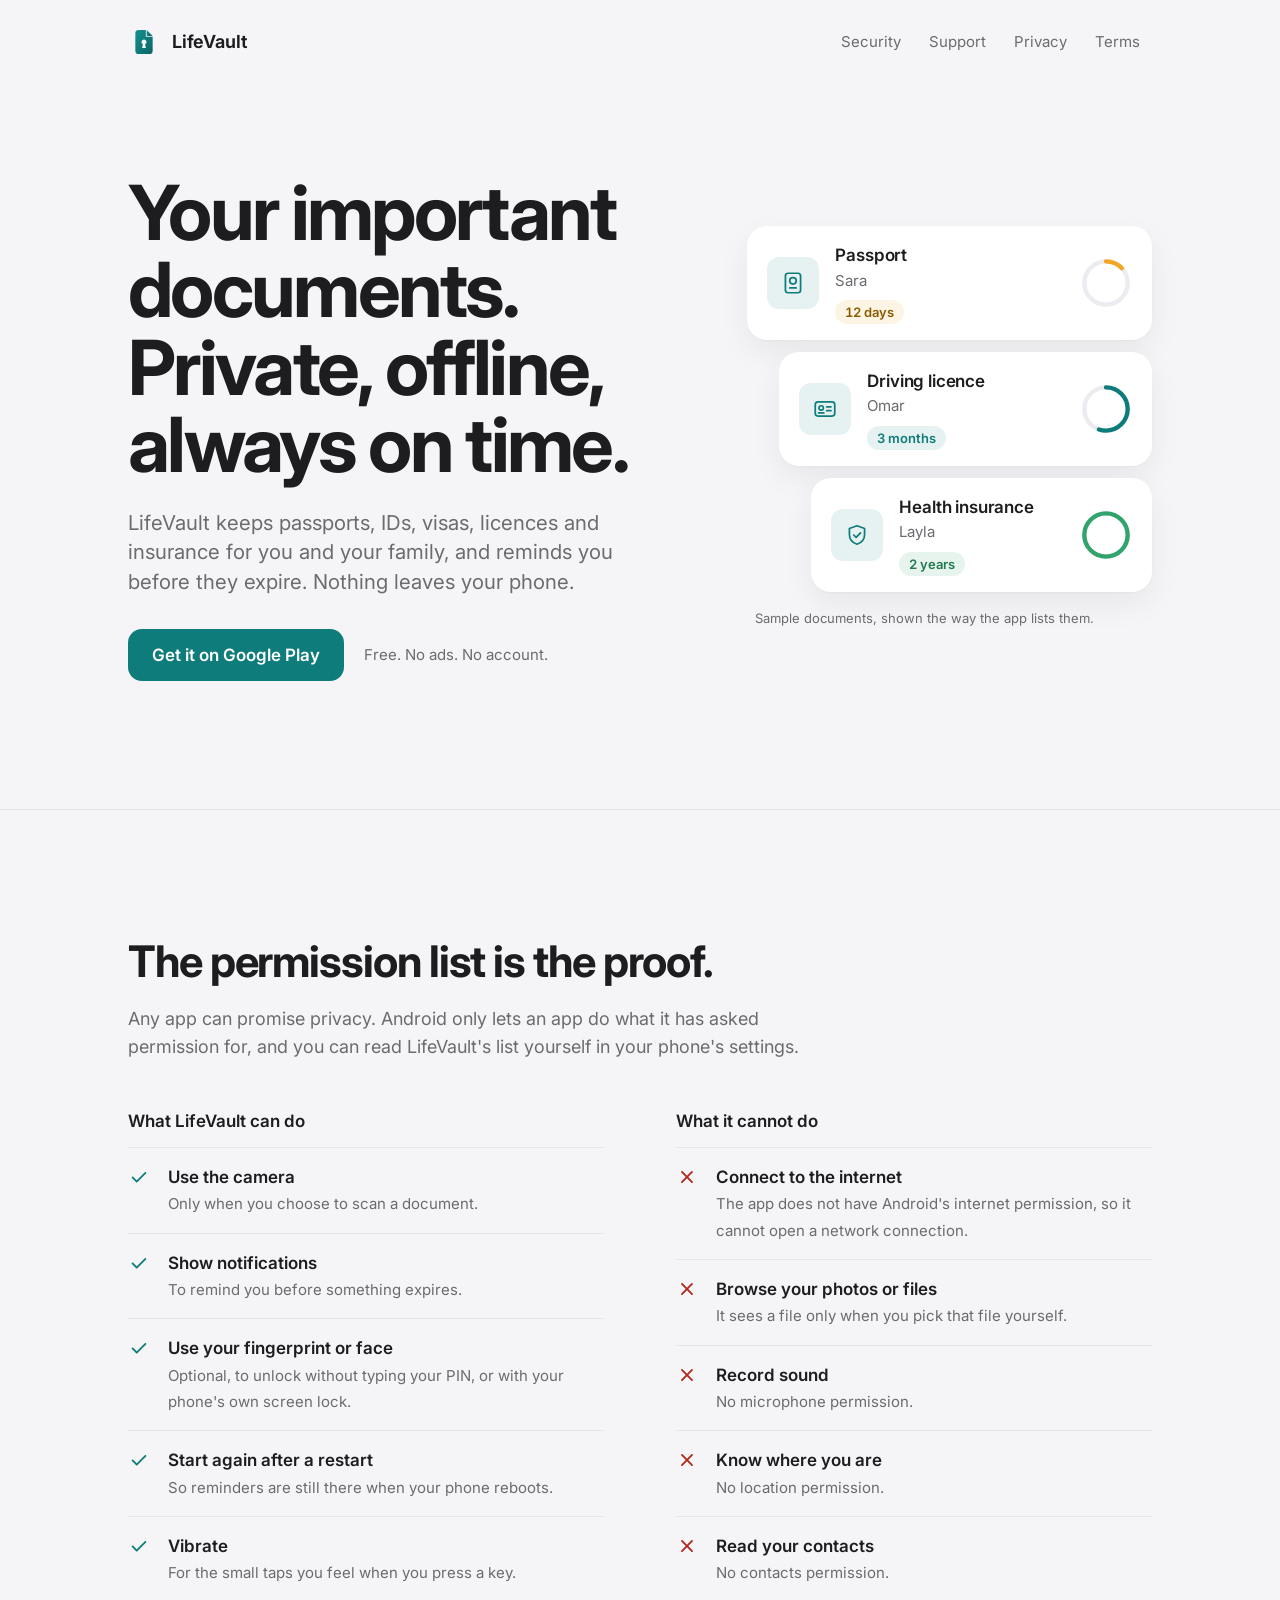
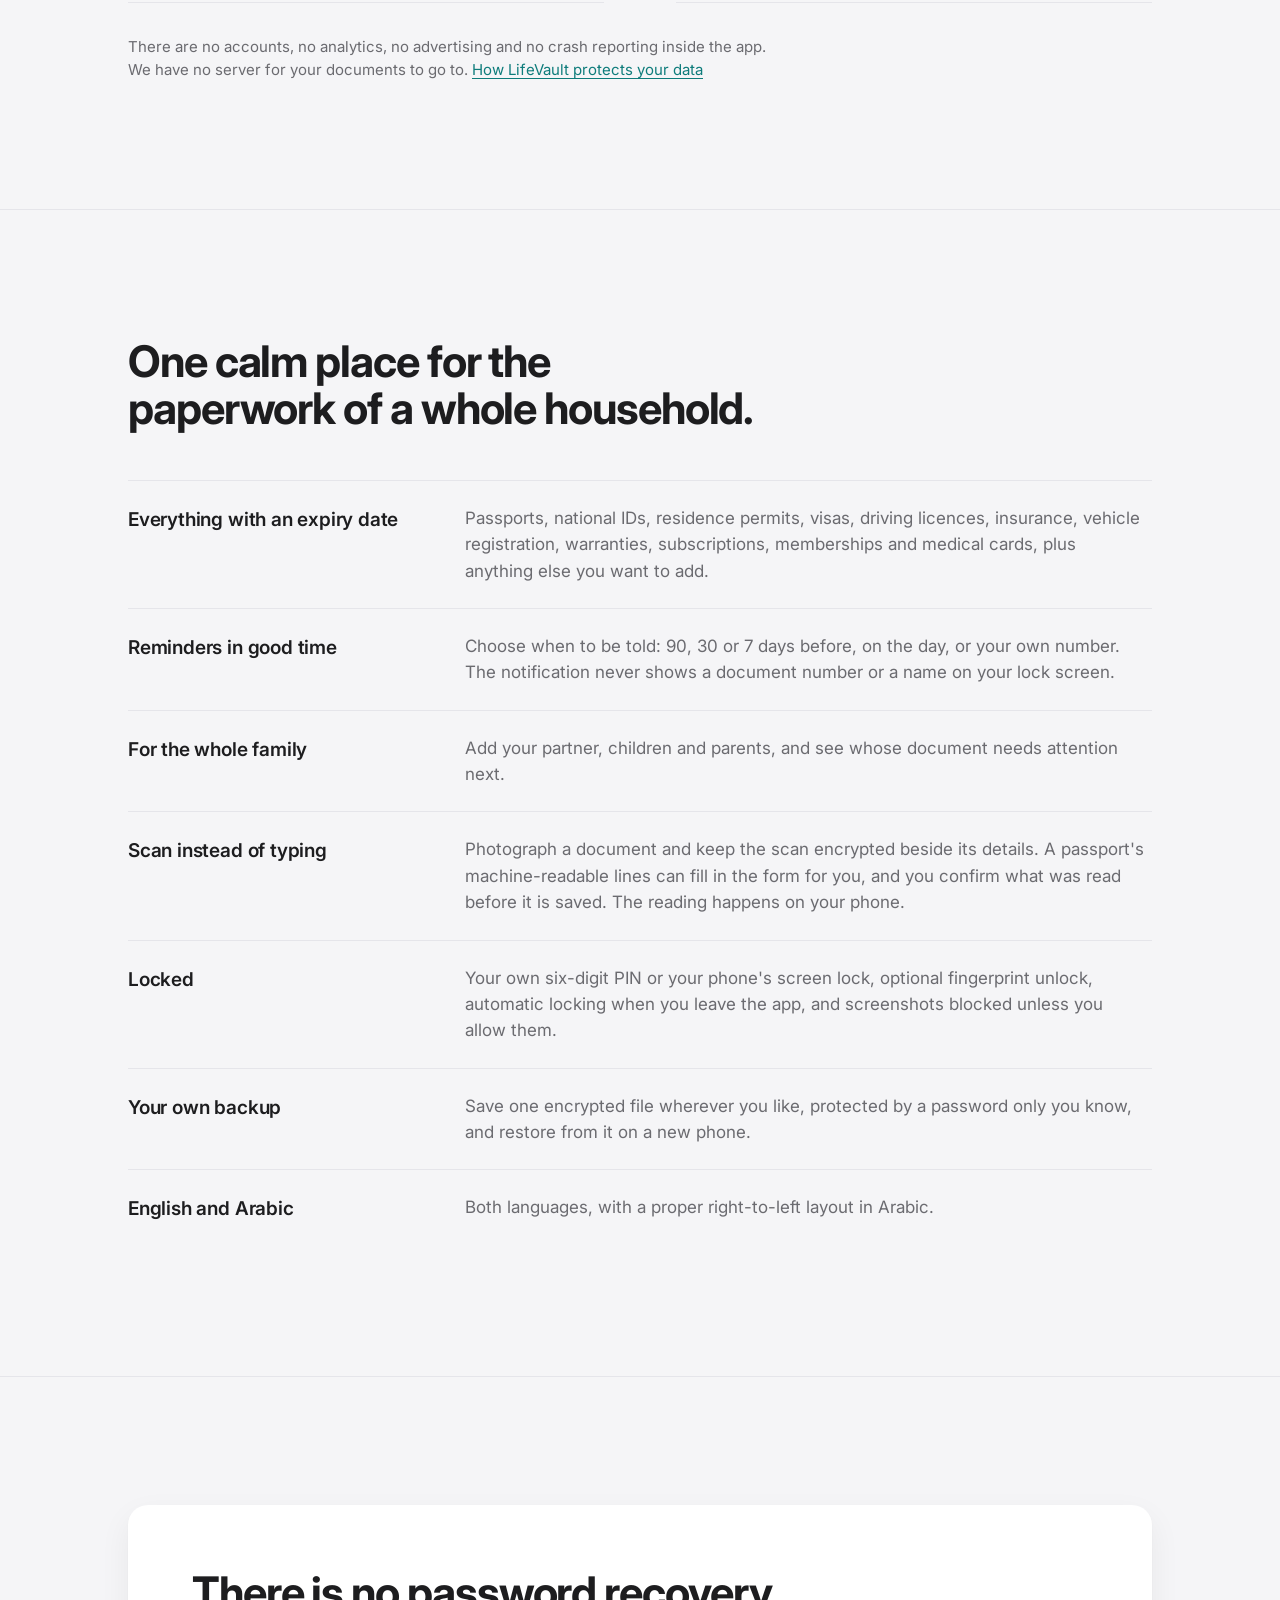
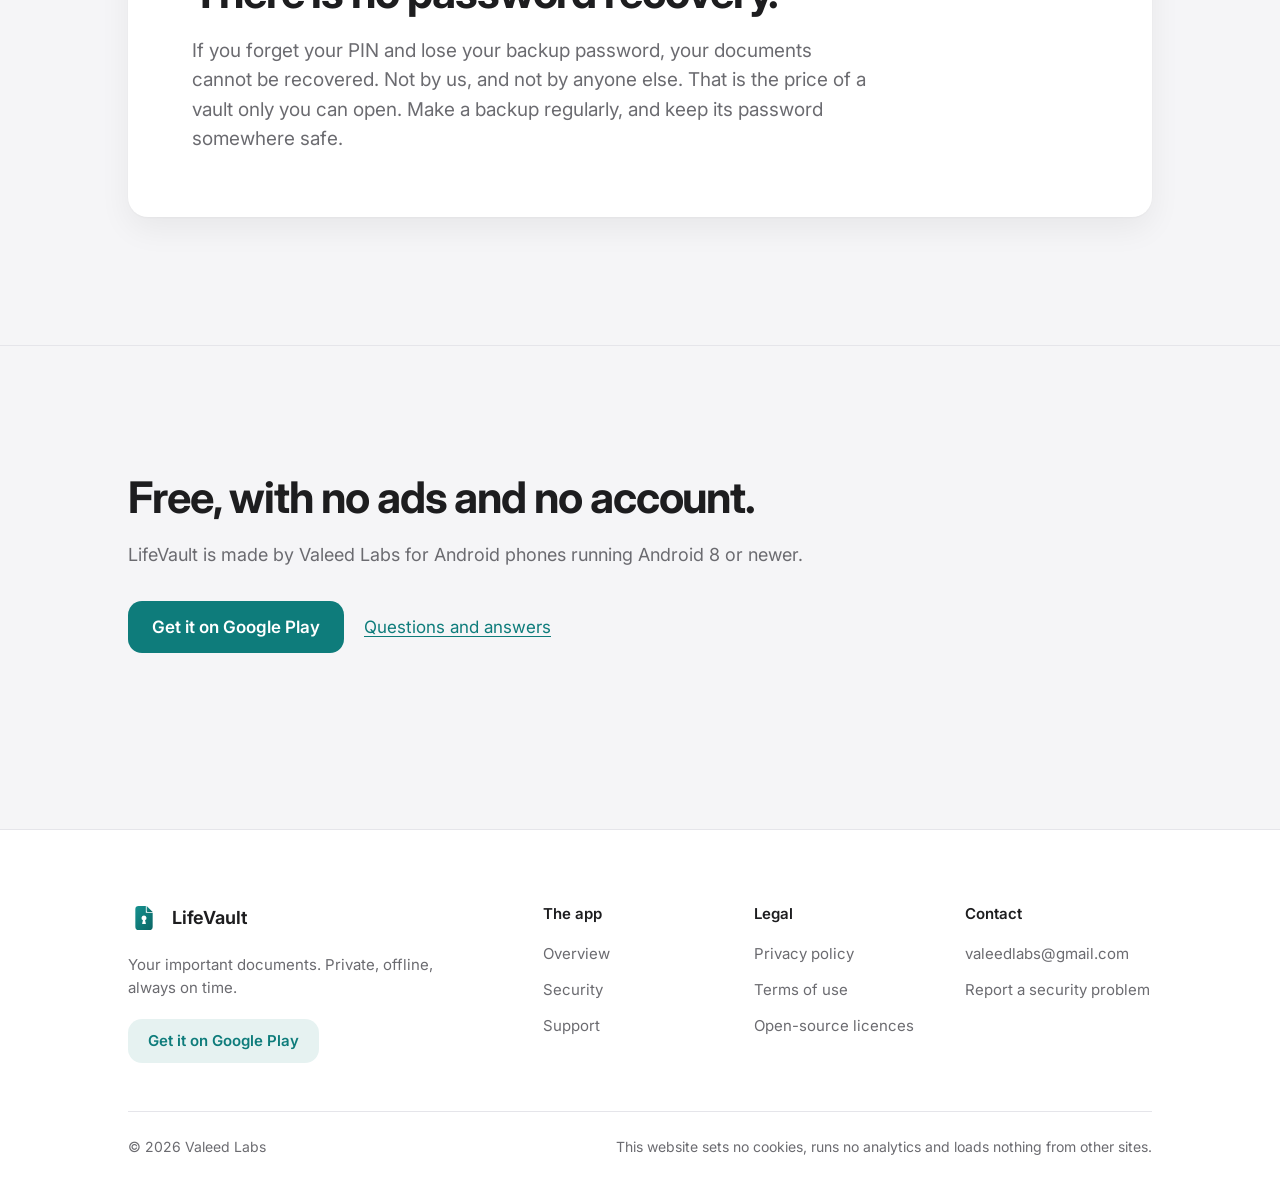
<file: index.html>
<!doctype html>
<html lang="en-GB">
<head>
<meta charset="utf-8">
<meta name="viewport" content="width=device-width, initial-scale=1">
<title>LifeVault: a private, offline vault for your documents</title>
<meta name="description" content="LifeVault keeps passports, IDs, visas, licences and insurance for you and your family, and reminds you before they expire. Nothing leaves your phone.">
<meta name="referrer" content="no-referrer">
<link rel="icon" href="assets/img/logo-mark.svg" type="image/svg+xml">
<link rel="stylesheet" href="assets/css/site.css">
</head>
<body>
<a class="skip" href="#main">Skip to content</a>

<!-- site-header:start -->
<header class="site-header">
  <div class="wrap">
    <a class="brand" href="index.html"><img src="assets/img/logo-mark.svg" alt="" width="32" height="32">LifeVault</a>
    <nav class="site-nav" aria-label="Main">
      <ul>
        <li><a href="security.html">Security</a></li>
        <li><a href="support.html">Support</a></li>
        <li><a href="privacy.html">Privacy</a></li>
        <li><a href="terms.html">Terms</a></li>
      </ul>
    </nav>
  </div>
</header>
<!-- site-header:end -->

<main id="main">

<section class="hero">
  <div class="wrap">
    <div>
      <h1>Your important documents. Private, offline, always on time.</h1>
      <p class="lede">LifeVault keeps passports, IDs, visas, licences and insurance for you and your family, and reminds you before they expire. Nothing leaves your phone.</p>
      <div class="cta-row">
        <a class="button" href="https://play.google.com/store/apps/details?id=com.valeedlabs.lifevault">Get it on Google Play</a>
        <span class="cta-note">Free. No ads. No account.</span>
      </div>
    </div>

    <figure class="vault" aria-label="Sample documents as they appear in LifeVault">
      <div class="doc is-due">
        <div class="doc-tile" aria-hidden="true">
          <svg viewBox="0 0 24 24" fill="none" stroke="currentColor" stroke-width="1.6" stroke-linecap="round" stroke-linejoin="round"><rect x="5" y="3" width="14" height="18" rx="2.5"/><circle cx="12" cy="10" r="3"/><path d="M9 16.5h6"/></svg>
        </div>
        <div>
          <div class="doc-title">Passport</div>
          <div class="doc-person">Sara</div>
          <span class="pill">12 days</span>
        </div>
        <svg class="ring" viewBox="0 0 48 48" style="--p: 0.13" aria-hidden="true"><circle class="track" cx="24" cy="24" r="20"/><circle class="arc" cx="24" cy="24" r="20"/></svg>
      </div>
      <div class="doc is-upcoming">
        <div class="doc-tile" aria-hidden="true">
          <svg viewBox="0 0 24 24" fill="none" stroke="currentColor" stroke-width="1.6" stroke-linecap="round" stroke-linejoin="round"><rect x="3" y="5.5" width="18" height="13" rx="2.5"/><circle cx="8.5" cy="11" r="2"/><path d="M13.5 10h4M13.5 13.5h4M6 15.5h5"/></svg>
        </div>
        <div>
          <div class="doc-title">Driving licence</div>
          <div class="doc-person">Omar</div>
          <span class="pill">3 months</span>
        </div>
        <svg class="ring" viewBox="0 0 48 48" style="--p: 0.55" aria-hidden="true"><circle class="track" cx="24" cy="24" r="20"/><circle class="arc" cx="24" cy="24" r="20"/></svg>
      </div>
      <div class="doc is-safe">
        <div class="doc-tile" aria-hidden="true">
          <svg viewBox="0 0 24 24" fill="none" stroke="currentColor" stroke-width="1.6" stroke-linecap="round" stroke-linejoin="round"><path d="M12 3.5 5 6v5.5c0 4.2 2.9 7.6 7 9 4.1-1.4 7-4.8 7-9V6l-7-2.5Z"/><path d="m9 12 2.2 2.2L15.2 10"/></svg>
        </div>
        <div>
          <div class="doc-title">Health insurance</div>
          <div class="doc-person">Layla</div>
          <span class="pill">2 years</span>
        </div>
        <svg class="ring" viewBox="0 0 48 48" style="--p: 1" aria-hidden="true"><circle class="track" cx="24" cy="24" r="20"/><circle class="arc" cx="24" cy="24" r="20"/></svg>
      </div>
      <figcaption>Sample documents, shown the way the app lists them.</figcaption>
    </figure>
  </div>
</section>

<section class="section" aria-labelledby="proof">
  <div class="wrap">
    <h2 id="proof">The permission list is the proof.</h2>
    <p class="intro">Any app can promise privacy. Android only lets an app do what it has asked permission for, and you can read LifeVault's list yourself in your phone's settings.</p>

    <div class="ledger">
      <div class="can">
        <h3>What LifeVault can do</h3>
        <ul>
          <li>
            <svg viewBox="0 0 24 24" fill="none" stroke="currentColor" stroke-width="2" stroke-linecap="round" stroke-linejoin="round" aria-hidden="true"><path d="m5 12.5 4.5 4.5L19 7.5"/></svg>
            <div><strong>Use the camera</strong><span>Only when you choose to scan a document.</span></div>
          </li>
          <li>
            <svg viewBox="0 0 24 24" fill="none" stroke="currentColor" stroke-width="2" stroke-linecap="round" stroke-linejoin="round" aria-hidden="true"><path d="m5 12.5 4.5 4.5L19 7.5"/></svg>
            <div><strong>Show notifications</strong><span>To remind you before something expires.</span></div>
          </li>
          <li>
            <svg viewBox="0 0 24 24" fill="none" stroke="currentColor" stroke-width="2" stroke-linecap="round" stroke-linejoin="round" aria-hidden="true"><path d="m5 12.5 4.5 4.5L19 7.5"/></svg>
            <div><strong>Use your fingerprint or face</strong><span>Optional, to unlock without typing your PIN, or with your phone's own screen lock.</span></div>
          </li>
          <li>
            <svg viewBox="0 0 24 24" fill="none" stroke="currentColor" stroke-width="2" stroke-linecap="round" stroke-linejoin="round" aria-hidden="true"><path d="m5 12.5 4.5 4.5L19 7.5"/></svg>
            <div><strong>Start again after a restart</strong><span>So reminders are still there when your phone reboots.</span></div>
          </li>
          <li>
            <svg viewBox="0 0 24 24" fill="none" stroke="currentColor" stroke-width="2" stroke-linecap="round" stroke-linejoin="round" aria-hidden="true"><path d="m5 12.5 4.5 4.5L19 7.5"/></svg>
            <div><strong>Vibrate</strong><span>For the small taps you feel when you press a key.</span></div>
          </li>
        </ul>
      </div>
      <div class="cannot">
        <h3>What it cannot do</h3>
        <ul>
          <li>
            <svg viewBox="0 0 24 24" fill="none" stroke="currentColor" stroke-width="2" stroke-linecap="round" aria-hidden="true"><path d="M6.5 6.5 17.5 17.5M17.5 6.5 6.5 17.5"/></svg>
            <div><strong>Connect to the internet</strong><span>The app does not have Android's internet permission, so it cannot open a network connection.</span></div>
          </li>
          <li>
            <svg viewBox="0 0 24 24" fill="none" stroke="currentColor" stroke-width="2" stroke-linecap="round" aria-hidden="true"><path d="M6.5 6.5 17.5 17.5M17.5 6.5 6.5 17.5"/></svg>
            <div><strong>Browse your photos or files</strong><span>It sees a file only when you pick that file yourself.</span></div>
          </li>
          <li>
            <svg viewBox="0 0 24 24" fill="none" stroke="currentColor" stroke-width="2" stroke-linecap="round" aria-hidden="true"><path d="M6.5 6.5 17.5 17.5M17.5 6.5 6.5 17.5"/></svg>
            <div><strong>Record sound</strong><span>No microphone permission.</span></div>
          </li>
          <li>
            <svg viewBox="0 0 24 24" fill="none" stroke="currentColor" stroke-width="2" stroke-linecap="round" aria-hidden="true"><path d="M6.5 6.5 17.5 17.5M17.5 6.5 6.5 17.5"/></svg>
            <div><strong>Know where you are</strong><span>No location permission.</span></div>
          </li>
          <li>
            <svg viewBox="0 0 24 24" fill="none" stroke="currentColor" stroke-width="2" stroke-linecap="round" aria-hidden="true"><path d="M6.5 6.5 17.5 17.5M17.5 6.5 6.5 17.5"/></svg>
            <div><strong>Read your contacts</strong><span>No contacts permission.</span></div>
          </li>
        </ul>
      </div>
    </div>
    <p class="ledger-note">There are no accounts, no analytics, no advertising and no crash reporting inside the app. We have no server for your documents to go to. <a href="security.html">How LifeVault protects your data</a></p>
  </div>
</section>

<section class="section" aria-labelledby="what">
  <div class="wrap">
    <h2 id="what">One calm place for the paperwork of a whole household.</h2>
    <dl class="rows">
      <div>
        <dt>Everything with an expiry date</dt>
        <dd>Passports, national IDs, residence permits, visas, driving licences, insurance, vehicle registration, warranties, subscriptions, memberships and medical cards, plus anything else you want to add.</dd>
      </div>
      <div>
        <dt>Reminders in good time</dt>
        <dd>Choose when to be told: 90, 30 or 7 days before, on the day, or your own number. The notification never shows a document number or a name on your lock screen.</dd>
      </div>
      <div>
        <dt>For the whole family</dt>
        <dd>Add your partner, children and parents, and see whose document needs attention next.</dd>
      </div>
      <div>
        <dt>Scan instead of typing</dt>
        <dd>Photograph a document and keep the scan encrypted beside its details. A passport's machine-readable lines can fill in the form for you, and you confirm what was read before it is saved. The reading happens on your phone.</dd>
      </div>
      <div>
        <dt>Locked</dt>
        <dd>Your own six-digit PIN or your phone's screen lock, optional fingerprint unlock, automatic locking when you leave the app, and screenshots blocked unless you allow them.</dd>
      </div>
      <div>
        <dt>Your own backup</dt>
        <dd>Save one encrypted file wherever you like, protected by a password only you know, and restore from it on a new phone.</dd>
      </div>
      <div>
        <dt>English and Arabic</dt>
        <dd>Both languages, with a proper right-to-left layout in Arabic.</dd>
      </div>
    </dl>
  </div>
</section>

<section class="section" aria-labelledby="limit">
  <div class="wrap">
    <div class="limit">
      <h2 id="limit">There is no password recovery.</h2>
      <p>If you forget your PIN and lose your backup password, your documents cannot be recovered. Not by us, and not by anyone else. That is the price of a vault only you can open. Make a backup regularly, and keep its password somewhere safe.</p>
    </div>
  </div>
</section>

<section class="section closing" aria-labelledby="get">
  <div class="wrap">
    <h2 id="get">Free, with no ads and no account.</h2>
    <p class="intro">LifeVault is made by Valeed Labs for Android phones running Android 8 or newer.</p>
    <div class="cta-row">
      <a class="button" href="https://play.google.com/store/apps/details?id=com.valeedlabs.lifevault">Get it on Google Play</a>
      <a href="support.html">Questions and answers</a>
    </div>
  </div>
</section>

</main>

<!-- site-footer:start -->
<footer class="site-footer">
  <div class="wrap">
    <div class="footer-top">
      <div class="footer-brand">
        <a class="brand" href="index.html"><img src="assets/img/logo-mark.svg" alt="" width="32" height="32">LifeVault</a>
        <p>Your important documents. Private, offline, always on time.</p>
        <a class="footer-cta" href="https://play.google.com/store/apps/details?id=com.valeedlabs.lifevault">Get it on Google Play</a>
      </div>
      <nav class="footer-links" aria-label="Footer">
        <div>
          <h2>The app</h2>
          <ul>
            <li><a href="index.html">Overview</a></li>
            <li><a href="security.html">Security</a></li>
            <li><a href="support.html">Support</a></li>
          </ul>
        </div>
        <div>
          <h2>Legal</h2>
          <ul>
            <li><a href="privacy.html">Privacy policy</a></li>
            <li><a href="terms.html">Terms of use</a></li>
            <li><a href="licences.html">Open-source licences</a></li>
          </ul>
        </div>
        <div>
          <h2>Contact</h2>
          <ul>
            <li><a href="mailto:valeedlabs@gmail.com">valeedlabs@gmail.com</a></li>
            <li><a href="security.html#report">Report a security problem</a></li>
          </ul>
        </div>
      </nav>
    </div>
    <div class="footer-bottom">
      <p>&copy; 2026 Valeed Labs</p>
      <p>This website sets no cookies, runs no analytics and loads nothing from other sites.</p>
    </div>
  </div>
</footer>
<!-- site-footer:end -->
</body>
</html>
</file>
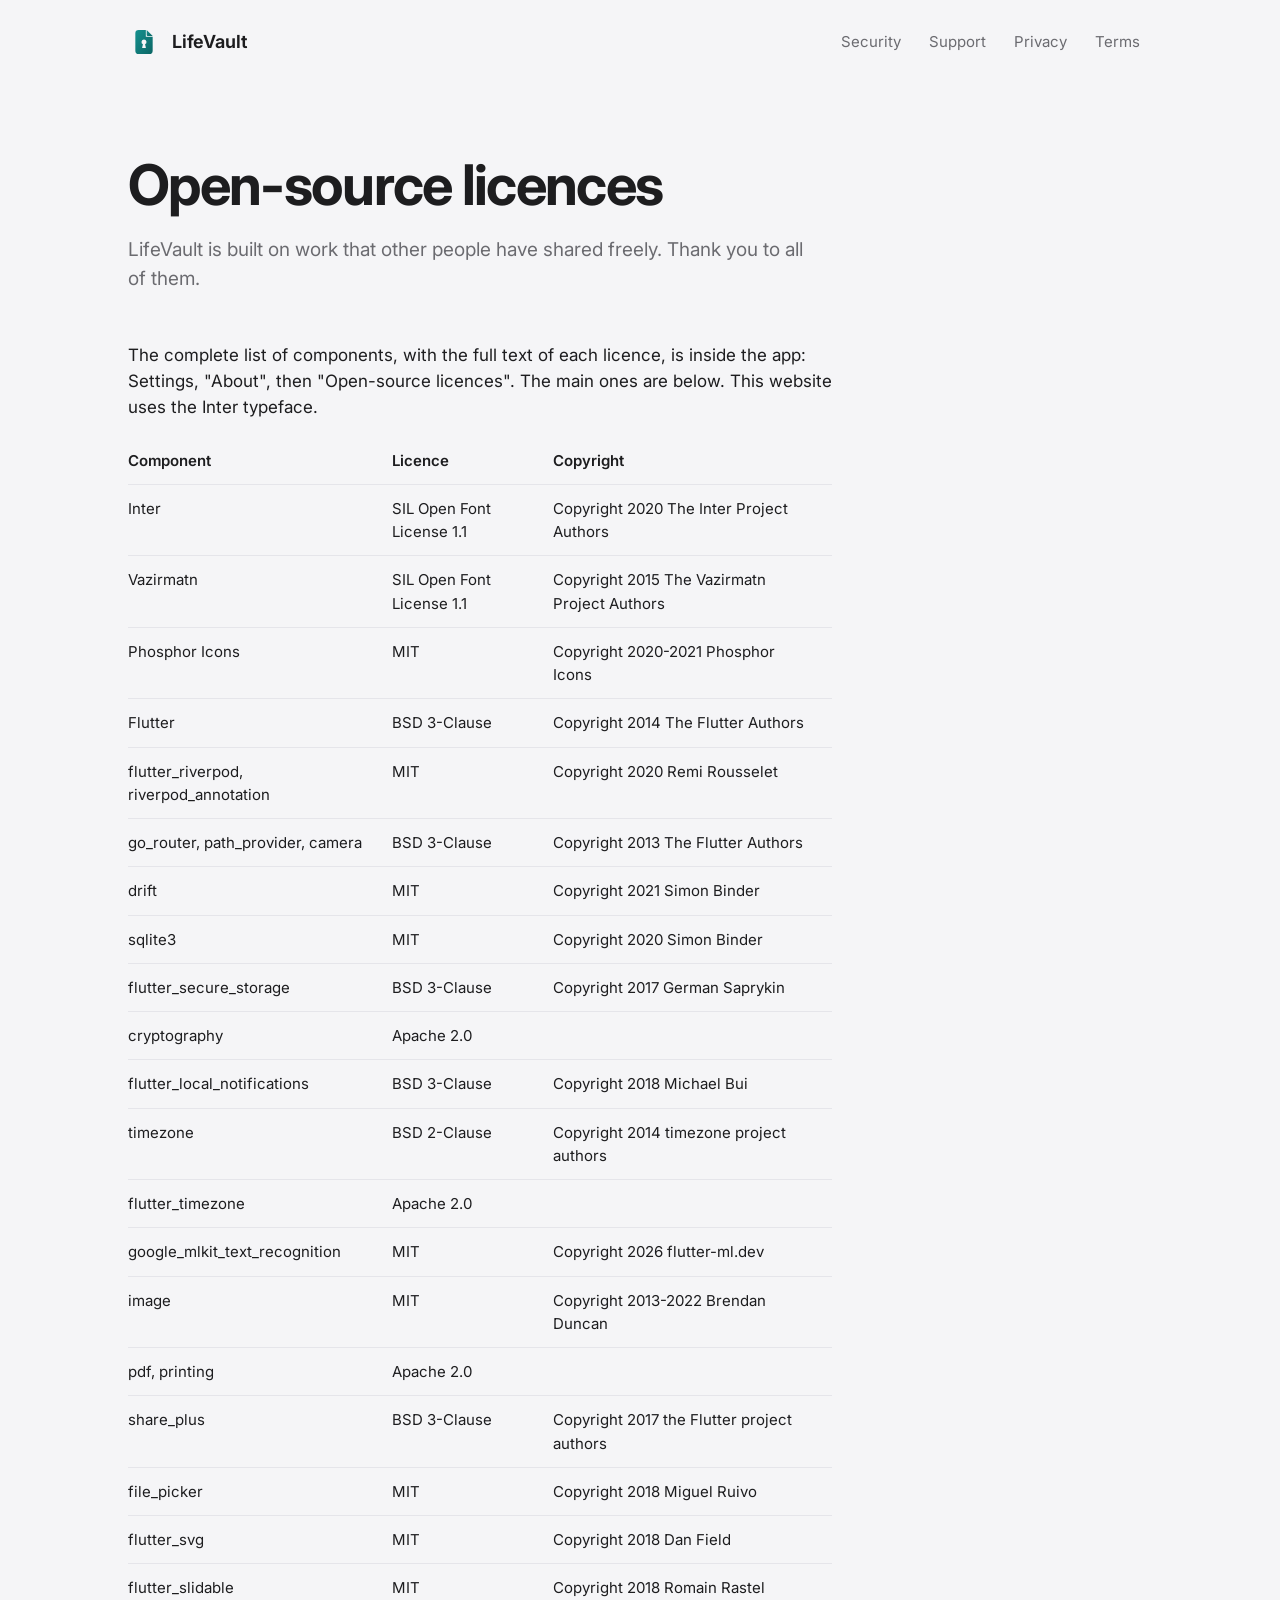
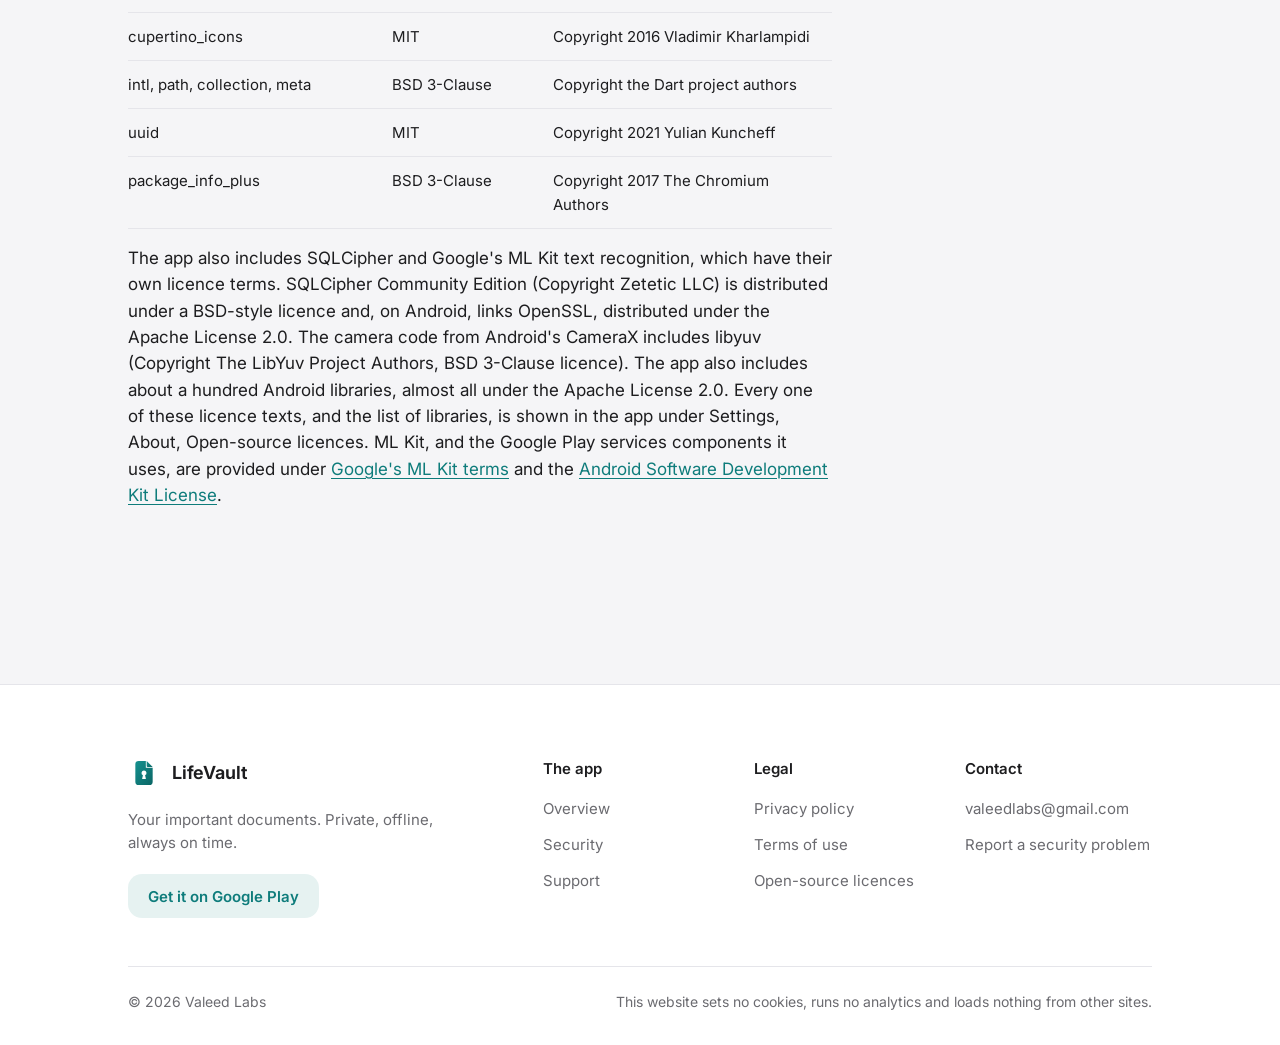
<file: licences.html>
<!doctype html>
<html lang="en-GB">
<head>
<meta charset="utf-8">
<meta name="viewport" content="width=device-width, initial-scale=1">
<title>Open-source licences | LifeVault</title>
<meta name="description" content="The open-source components LifeVault is built with, and their licences.">
<meta name="referrer" content="no-referrer">
<link rel="icon" href="assets/img/logo-mark.svg" type="image/svg+xml">
<link rel="stylesheet" href="assets/css/site.css">
</head>
<body>
<a class="skip" href="#main">Skip to content</a>

<!-- site-header:start -->
<header class="site-header">
  <div class="wrap">
    <a class="brand" href="index.html"><img src="assets/img/logo-mark.svg" alt="" width="32" height="32">LifeVault</a>
    <nav class="site-nav" aria-label="Main">
      <ul>
        <li><a href="security.html">Security</a></li>
        <li><a href="support.html">Support</a></li>
        <li><a href="privacy.html">Privacy</a></li>
        <li><a href="terms.html">Terms</a></li>
      </ul>
    </nav>
  </div>
</header>
<!-- site-header:end -->

<main id="main" class="page">
<div class="wrap">
<h1>Open-source licences</h1>
<p class="standfirst">LifeVault is built on work that other people have shared freely. Thank you to all of them.</p>

<div class="prose">
<p>The complete list of components, with the full text of each licence, is inside the app: Settings, "About", then "Open-source licences". The main ones are below. This website uses the Inter typeface.</p>

<div class="table-scroll">
<table>
  <thead><tr><th scope="col">Component</th><th scope="col">Licence</th><th scope="col">Copyright</th></tr></thead>
  <tbody>
    <tr><td>Inter</td><td>SIL Open Font License 1.1</td><td>Copyright 2020 The Inter Project Authors</td></tr>
    <tr><td>Vazirmatn</td><td>SIL Open Font License 1.1</td><td>Copyright 2015 The Vazirmatn Project Authors</td></tr>
    <tr><td>Phosphor Icons</td><td>MIT</td><td>Copyright 2020-2021 Phosphor Icons</td></tr>
    <tr><td>Flutter</td><td>BSD 3-Clause</td><td>Copyright 2014 The Flutter Authors</td></tr>
    <tr><td>flutter_riverpod, riverpod_annotation</td><td>MIT</td><td>Copyright 2020 Remi Rousselet</td></tr>
    <tr><td>go_router, path_provider, camera</td><td>BSD 3-Clause</td><td>Copyright 2013 The Flutter Authors</td></tr>
    <tr><td>drift</td><td>MIT</td><td>Copyright 2021 Simon Binder</td></tr>
    <tr><td>sqlite3</td><td>MIT</td><td>Copyright 2020 Simon Binder</td></tr>
    <tr><td>flutter_secure_storage</td><td>BSD 3-Clause</td><td>Copyright 2017 German Saprykin</td></tr>
    <tr><td>cryptography</td><td>Apache 2.0</td><td></td></tr>
    <tr><td>flutter_local_notifications</td><td>BSD 3-Clause</td><td>Copyright 2018 Michael Bui</td></tr>
    <tr><td>timezone</td><td>BSD 2-Clause</td><td>Copyright 2014 timezone project authors</td></tr>
    <tr><td>flutter_timezone</td><td>Apache 2.0</td><td></td></tr>
    <tr><td>google_mlkit_text_recognition</td><td>MIT</td><td>Copyright 2026 flutter-ml.dev</td></tr>
    <tr><td>image</td><td>MIT</td><td>Copyright 2013-2022 Brendan Duncan</td></tr>
    <tr><td>pdf, printing</td><td>Apache 2.0</td><td></td></tr>
    <tr><td>share_plus</td><td>BSD 3-Clause</td><td>Copyright 2017 the Flutter project authors</td></tr>
    <tr><td>file_picker</td><td>MIT</td><td>Copyright 2018 Miguel Ruivo</td></tr>
    <tr><td>flutter_svg</td><td>MIT</td><td>Copyright 2018 Dan Field</td></tr>
    <tr><td>flutter_slidable</td><td>MIT</td><td>Copyright 2018 Romain Rastel</td></tr>
    <tr><td>cupertino_icons</td><td>MIT</td><td>Copyright 2016 Vladimir Kharlampidi</td></tr>
    <tr><td>intl, path, collection, meta</td><td>BSD 3-Clause</td><td>Copyright the Dart project authors</td></tr>
    <tr><td>uuid</td><td>MIT</td><td>Copyright 2021 Yulian Kuncheff</td></tr>
    <tr><td>package_info_plus</td><td>BSD 3-Clause</td><td>Copyright 2017 The Chromium Authors</td></tr>
  </tbody>
</table>
</div>

<p>The app also includes SQLCipher and Google's ML Kit text recognition, which have their own licence terms. SQLCipher Community Edition (Copyright Zetetic LLC) is distributed under a BSD-style licence and, on Android, links OpenSSL, distributed under the Apache License 2.0. The camera code from Android's CameraX includes libyuv (Copyright The LibYuv Project Authors, BSD 3-Clause licence). The app also includes about a hundred Android libraries, almost all under the Apache License 2.0. Every one of these licence texts, and the list of libraries, is shown in the app under Settings, About, Open-source licences. ML Kit, and the Google Play services components it uses, are provided under <a href="https://developers.google.com/ml-kit/terms">Google's ML Kit terms</a> and the <a href="https://developer.android.com/studio/terms">Android Software Development Kit License</a>.</p>
</div>
</div>
</main>

<!-- site-footer:start -->
<footer class="site-footer">
  <div class="wrap">
    <div class="footer-top">
      <div class="footer-brand">
        <a class="brand" href="index.html"><img src="assets/img/logo-mark.svg" alt="" width="32" height="32">LifeVault</a>
        <p>Your important documents. Private, offline, always on time.</p>
        <a class="footer-cta" href="https://play.google.com/store/apps/details?id=com.valeedlabs.lifevault">Get it on Google Play</a>
      </div>
      <nav class="footer-links" aria-label="Footer">
        <div>
          <h2>The app</h2>
          <ul>
            <li><a href="index.html">Overview</a></li>
            <li><a href="security.html">Security</a></li>
            <li><a href="support.html">Support</a></li>
          </ul>
        </div>
        <div>
          <h2>Legal</h2>
          <ul>
            <li><a href="privacy.html">Privacy policy</a></li>
            <li><a href="terms.html">Terms of use</a></li>
            <li><a href="licences.html">Open-source licences</a></li>
          </ul>
        </div>
        <div>
          <h2>Contact</h2>
          <ul>
            <li><a href="mailto:valeedlabs@gmail.com">valeedlabs@gmail.com</a></li>
            <li><a href="security.html#report">Report a security problem</a></li>
          </ul>
        </div>
      </nav>
    </div>
    <div class="footer-bottom">
      <p>&copy; 2026 Valeed Labs</p>
      <p>This website sets no cookies, runs no analytics and loads nothing from other sites.</p>
    </div>
  </div>
</footer>
<!-- site-footer:end -->
</body>
</html>
</file>
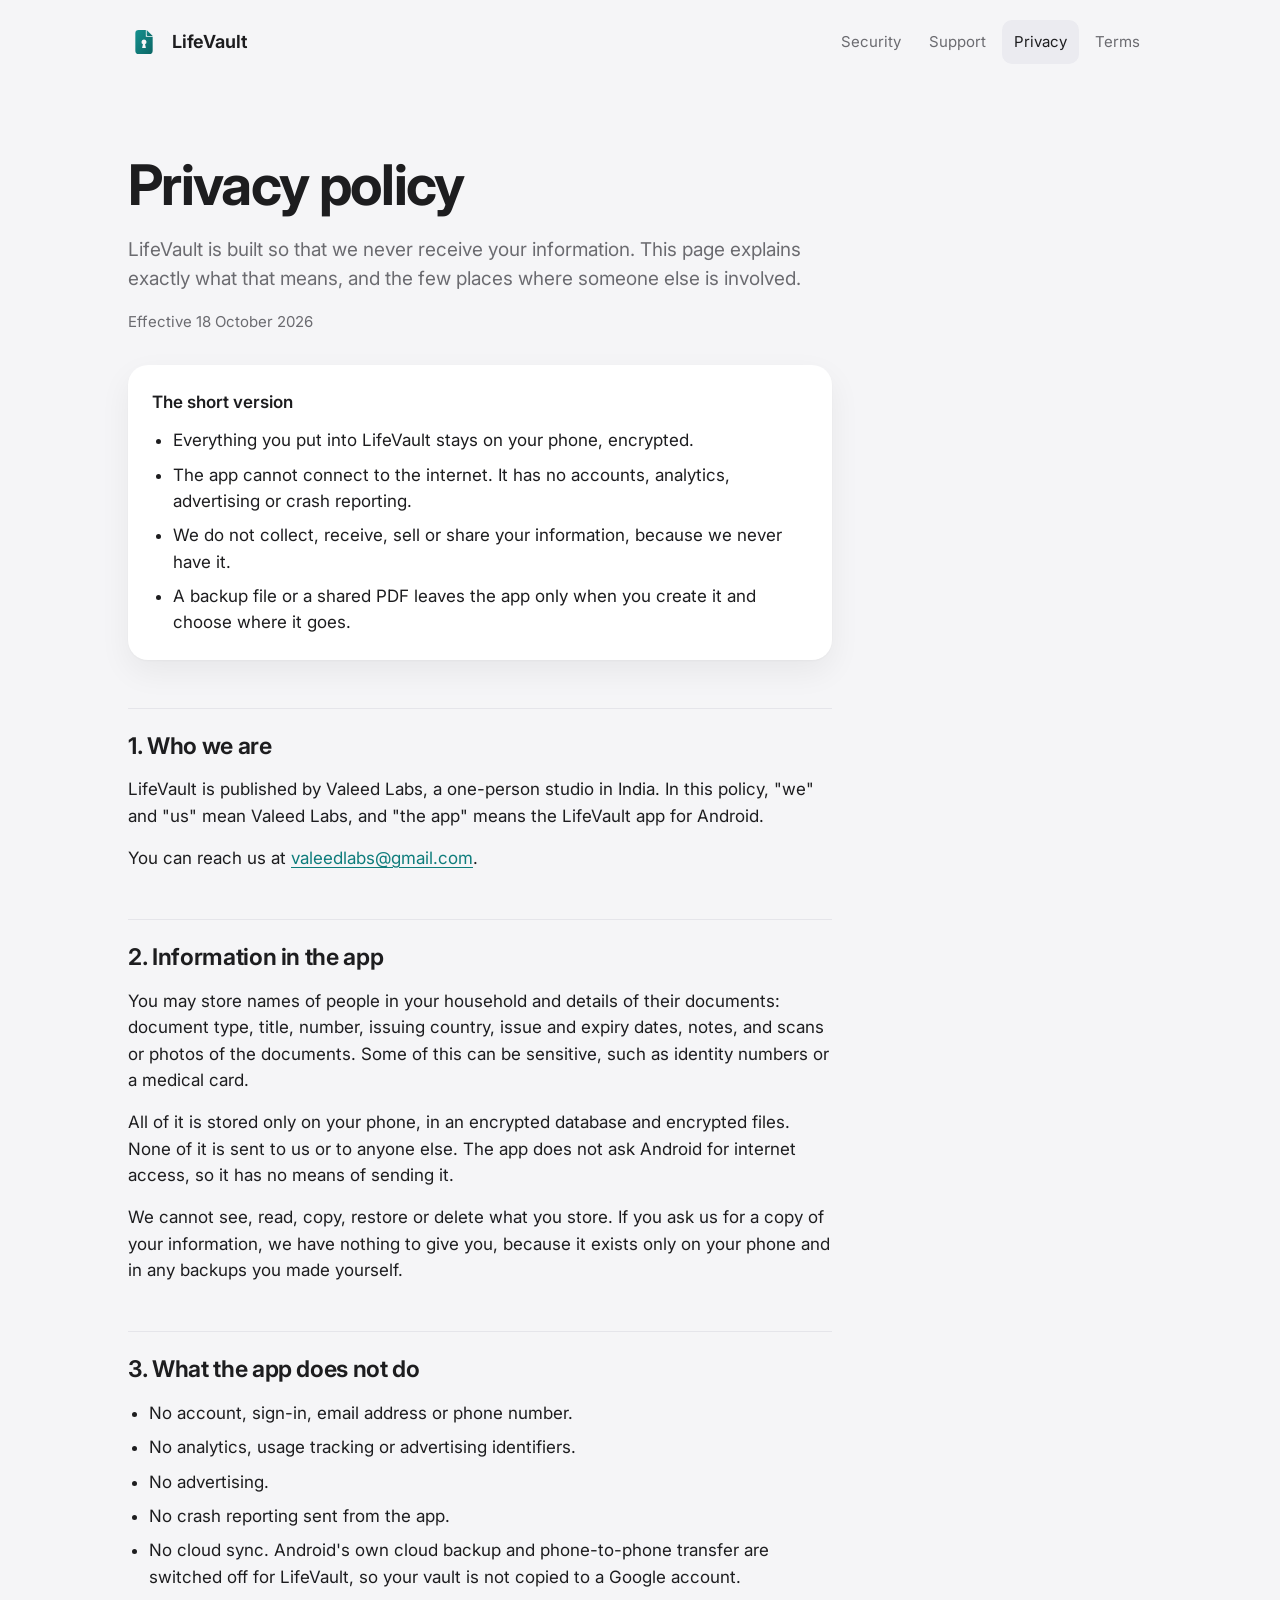
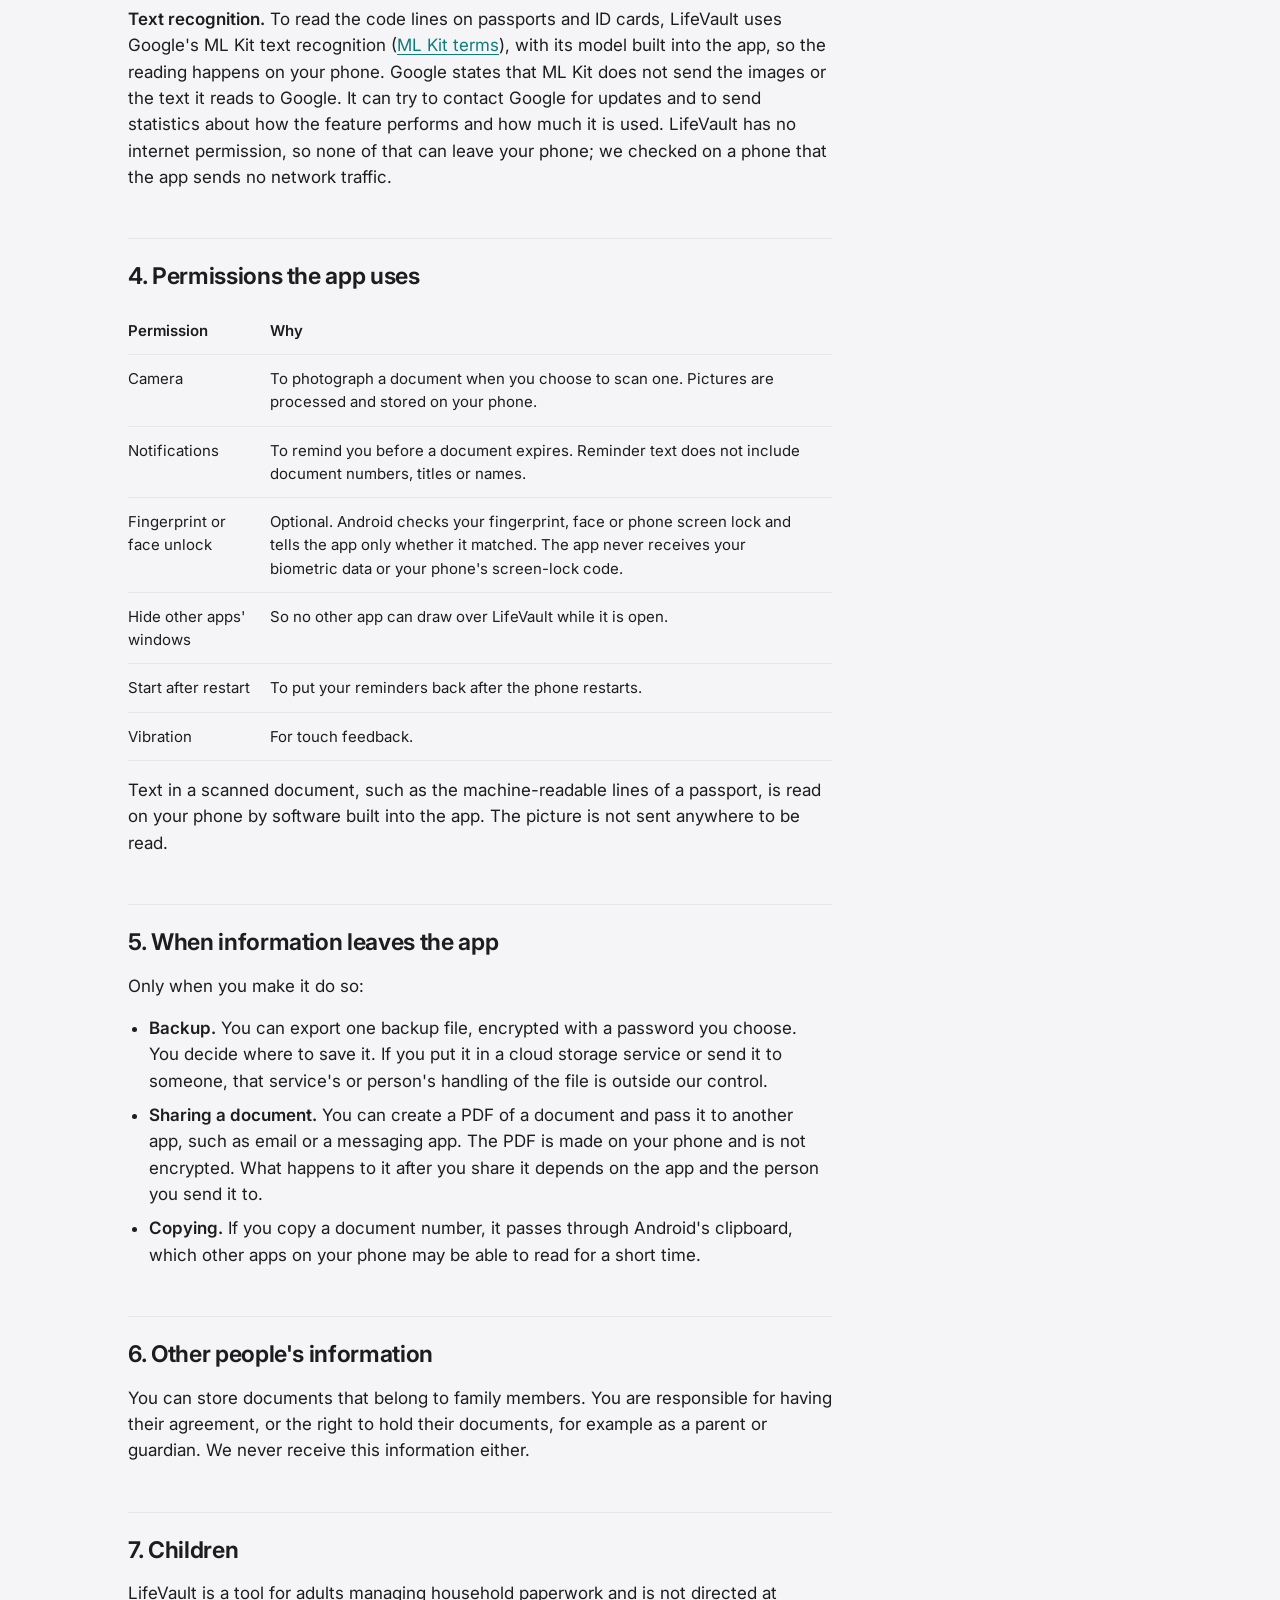
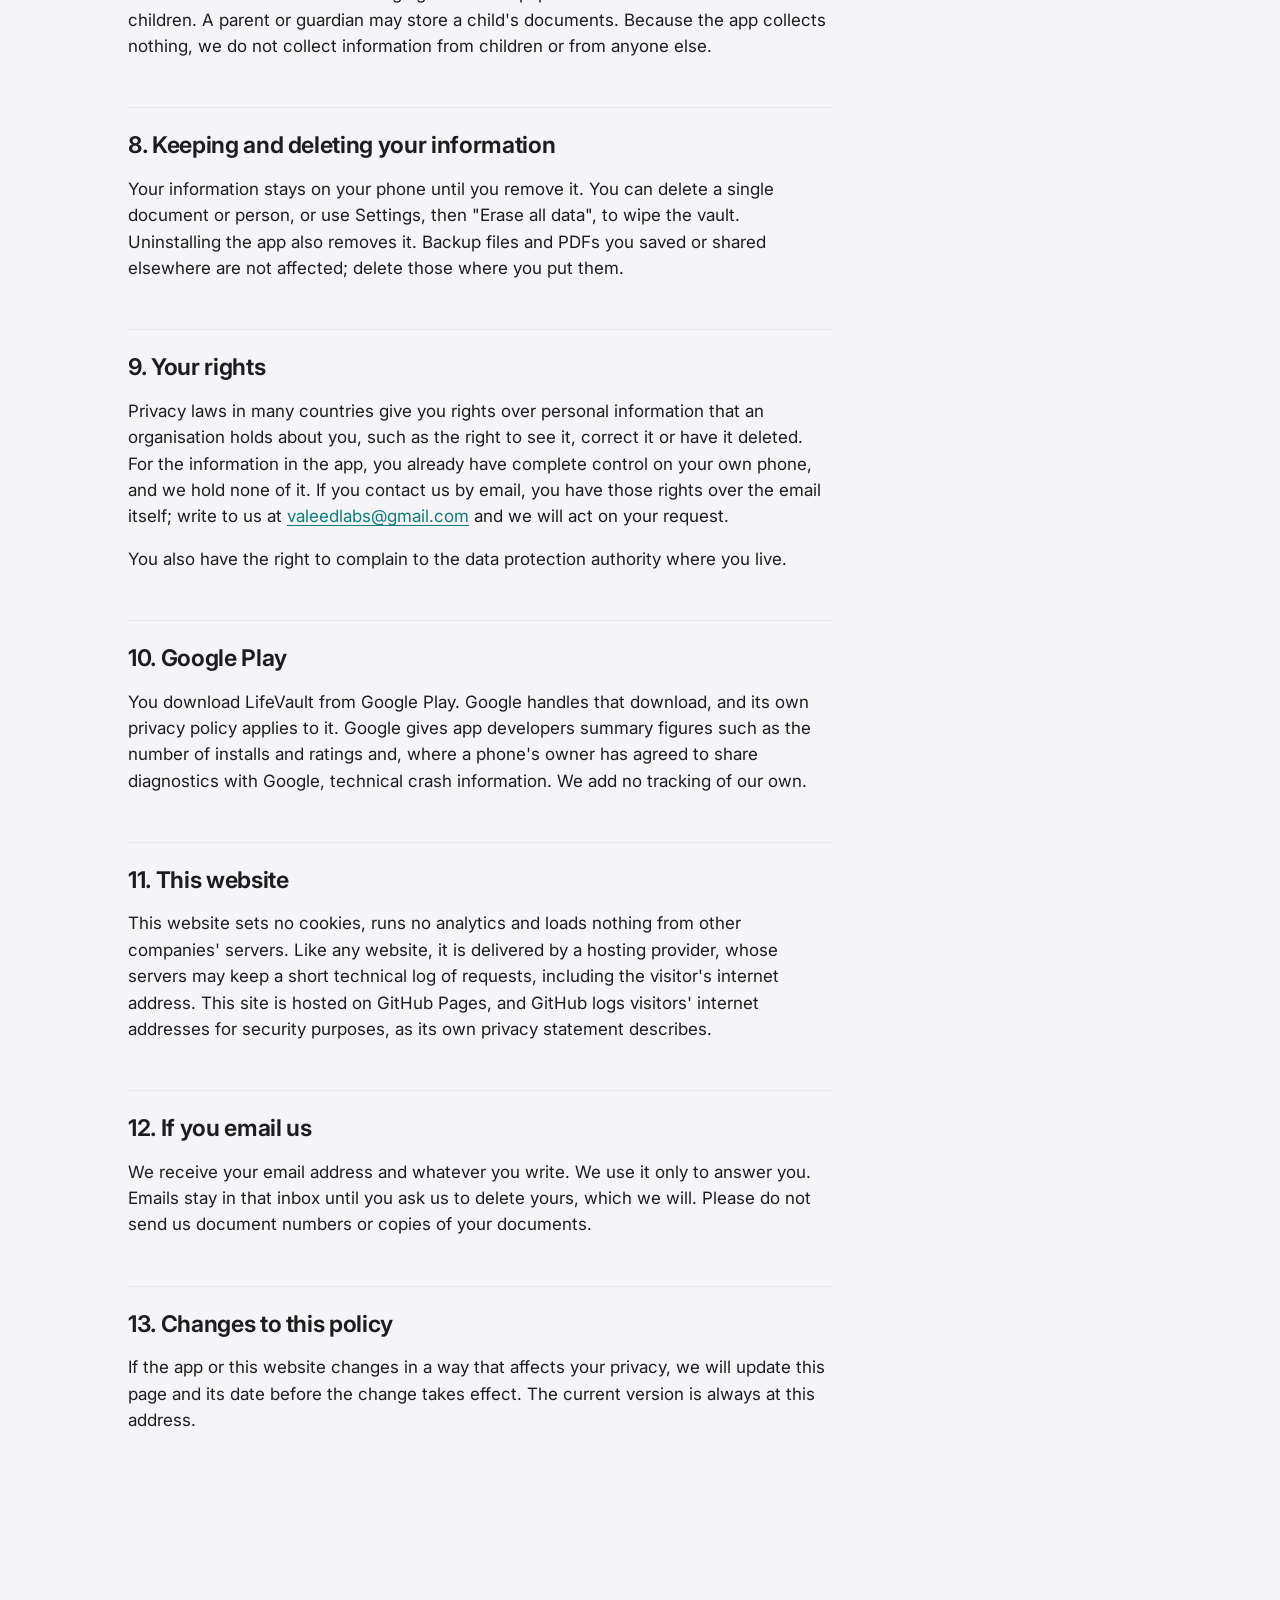
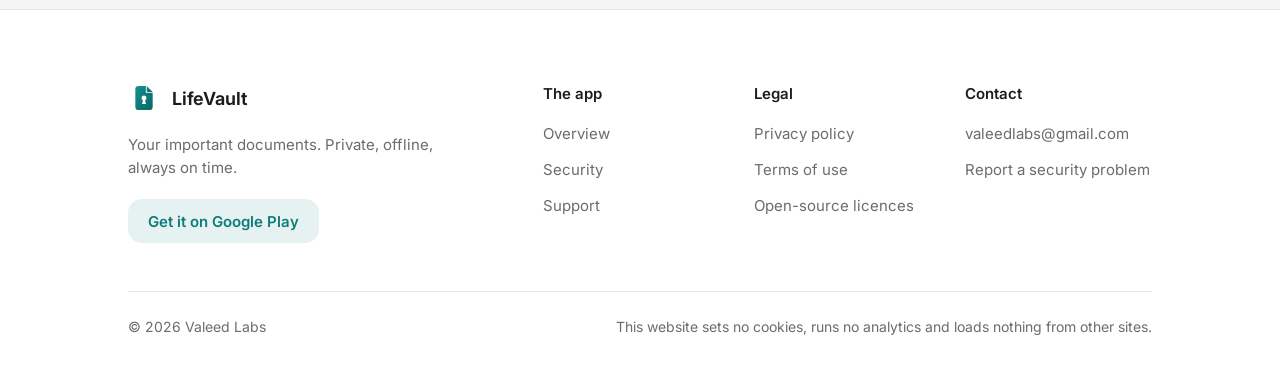
<file: privacy.html>
<!doctype html>
<html lang="en-GB">
<head>
<meta charset="utf-8">
<meta name="viewport" content="width=device-width, initial-scale=1">
<title>Privacy policy | LifeVault</title>
<meta name="description" content="What LifeVault does and does not do with your information. Everything stays on your phone.">
<meta name="referrer" content="no-referrer">
<link rel="icon" href="assets/img/logo-mark.svg" type="image/svg+xml">
<link rel="stylesheet" href="assets/css/site.css">
</head>
<body>
<a class="skip" href="#main">Skip to content</a>

<!-- site-header:start -->
<header class="site-header">
  <div class="wrap">
    <a class="brand" href="index.html"><img src="assets/img/logo-mark.svg" alt="" width="32" height="32">LifeVault</a>
    <nav class="site-nav" aria-label="Main">
      <ul>
        <li><a href="security.html">Security</a></li>
        <li><a href="support.html">Support</a></li>
        <li><a href="privacy.html" aria-current="page">Privacy</a></li>
        <li><a href="terms.html">Terms</a></li>
      </ul>
    </nav>
  </div>
</header>
<!-- site-header:end -->

<main id="main" class="page">
<div class="wrap">
<h1>Privacy policy</h1>
<p class="standfirst">LifeVault is built so that we never receive your information. This page explains exactly what that means, and the few places where someone else is involved.</p>
<p class="meta">Effective 18 October 2026</p>

<div class="summary">
  <h2>The short version</h2>
  <ul>
    <li>Everything you put into LifeVault stays on your phone, encrypted.</li>
    <li>The app cannot connect to the internet. It has no accounts, analytics, advertising or crash reporting.</li>
    <li>We do not collect, receive, sell or share your information, because we never have it.</li>
    <li>A backup file or a shared PDF leaves the app only when you create it and choose where it goes.</li>
  </ul>
</div>

<div class="prose">

<h2 id="who">1. Who we are</h2>
<p>LifeVault is published by Valeed Labs, a one-person studio in India. In this policy, "we" and "us" mean Valeed Labs, and "the app" means the LifeVault app for Android.</p>
<p>You can reach us at <a href="mailto:valeedlabs@gmail.com">valeedlabs@gmail.com</a>.</p>

<h2 id="app">2. Information in the app</h2>
<p>You may store names of people in your household and details of their documents: document type, title, number, issuing country, issue and expiry dates, notes, and scans or photos of the documents. Some of this can be sensitive, such as identity numbers or a medical card.</p>
<p>All of it is stored only on your phone, in an encrypted database and encrypted files. None of it is sent to us or to anyone else. The app does not ask Android for internet access, so it has no means of sending it.</p>
<p>We cannot see, read, copy, restore or delete what you store. If you ask us for a copy of your information, we have nothing to give you, because it exists only on your phone and in any backups you made yourself.</p>

<h2 id="not">3. What the app does not do</h2>
<ul>
  <li>No account, sign-in, email address or phone number.</li>
  <li>No analytics, usage tracking or advertising identifiers.</li>
  <li>No advertising.</li>
  <li>No crash reporting sent from the app.</li>
  <li>No cloud sync. Android's own cloud backup and phone-to-phone transfer are switched off for LifeVault, so your vault is not copied to a Google account.</li>
</ul>
<p><strong>Text recognition.</strong> To read the code lines on passports and ID cards, LifeVault uses Google's ML Kit text recognition (<a href="https://developers.google.com/ml-kit/terms">ML Kit terms</a>), with its model built into the app, so the reading happens on your phone. Google states that ML Kit does not send the images or the text it reads to Google. It can try to contact Google for updates and to send statistics about how the feature performs and how much it is used. LifeVault has no internet permission, so none of that can leave your phone; we checked on a phone that the app sends no network traffic.</p>

<h2 id="permissions">4. Permissions the app uses</h2>
<div class="table-scroll">
<table>
  <thead><tr><th scope="col">Permission</th><th scope="col">Why</th></tr></thead>
  <tbody>
    <tr><td>Camera</td><td>To photograph a document when you choose to scan one. Pictures are processed and stored on your phone.</td></tr>
    <tr><td>Notifications</td><td>To remind you before a document expires. Reminder text does not include document numbers, titles or names.</td></tr>
    <tr><td>Fingerprint or face unlock</td><td>Optional. Android checks your fingerprint, face or phone screen lock and tells the app only whether it matched. The app never receives your biometric data or your phone's screen-lock code.</td></tr>
    <tr><td>Hide other apps' windows</td><td>So no other app can draw over LifeVault while it is open.</td></tr>
    <tr><td>Start after restart</td><td>To put your reminders back after the phone restarts.</td></tr>
    <tr><td>Vibration</td><td>For touch feedback.</td></tr>
  </tbody>
</table>
</div>
<p>Text in a scanned document, such as the machine-readable lines of a passport, is read on your phone by software built into the app. The picture is not sent anywhere to be read.</p>

<h2 id="leaves">5. When information leaves the app</h2>
<p>Only when you make it do so:</p>
<ul>
  <li><strong>Backup.</strong> You can export one backup file, encrypted with a password you choose. You decide where to save it. If you put it in a cloud storage service or send it to someone, that service's or person's handling of the file is outside our control.</li>
  <li><strong>Sharing a document.</strong> You can create a PDF of a document and pass it to another app, such as email or a messaging app. The PDF is made on your phone and is not encrypted. What happens to it after you share it depends on the app and the person you send it to.</li>
  <li><strong>Copying.</strong> If you copy a document number, it passes through Android's clipboard, which other apps on your phone may be able to read for a short time.</li>
</ul>

<h2 id="others">6. Other people's information</h2>
<p>You can store documents that belong to family members. You are responsible for having their agreement, or the right to hold their documents, for example as a parent or guardian. We never receive this information either.</p>

<h2 id="children">7. Children</h2>
<p>LifeVault is a tool for adults managing household paperwork and is not directed at children. A parent or guardian may store a child's documents. Because the app collects nothing, we do not collect information from children or from anyone else.</p>

<h2 id="delete">8. Keeping and deleting your information</h2>
<p>Your information stays on your phone until you remove it. You can delete a single document or person, or use Settings, then "Erase all data", to wipe the vault. Uninstalling the app also removes it. Backup files and PDFs you saved or shared elsewhere are not affected; delete those where you put them.</p>

<h2 id="rights">9. Your rights</h2>
<p>Privacy laws in many countries give you rights over personal information that an organisation holds about you, such as the right to see it, correct it or have it deleted. For the information in the app, you already have complete control on your own phone, and we hold none of it. If you contact us by email, you have those rights over the email itself; write to us at <a href="mailto:valeedlabs@gmail.com">valeedlabs@gmail.com</a> and we will act on your request.</p>
<p>You also have the right to complain to the data protection authority where you live.</p>

<h2 id="google">10. Google Play</h2>
<p>You download LifeVault from Google Play. Google handles that download, and its own privacy policy applies to it. Google gives app developers summary figures such as the number of installs and ratings and, where a phone's owner has agreed to share diagnostics with Google, technical crash information. We add no tracking of our own.</p>

<h2 id="website">11. This website</h2>
<p>This website sets no cookies, runs no analytics and loads nothing from other companies' servers. Like any website, it is delivered by a hosting provider, whose servers may keep a short technical log of requests, including the visitor's internet address. This site is hosted on GitHub Pages, and GitHub logs visitors' internet addresses for security purposes, as its own privacy statement describes.</p>

<h2 id="email">12. If you email us</h2>
<p>We receive your email address and whatever you write. We use it only to answer you. Emails stay in that inbox until you ask us to delete yours, which we will. Please do not send us document numbers or copies of your documents.</p>

<h2 id="changes">13. Changes to this policy</h2>
<p>If the app or this website changes in a way that affects your privacy, we will update this page and its date before the change takes effect. The current version is always at this address.</p>

</div>
</div>
</main>

<!-- site-footer:start -->
<footer class="site-footer">
  <div class="wrap">
    <div class="footer-top">
      <div class="footer-brand">
        <a class="brand" href="index.html"><img src="assets/img/logo-mark.svg" alt="" width="32" height="32">LifeVault</a>
        <p>Your important documents. Private, offline, always on time.</p>
        <a class="footer-cta" href="https://play.google.com/store/apps/details?id=com.valeedlabs.lifevault">Get it on Google Play</a>
      </div>
      <nav class="footer-links" aria-label="Footer">
        <div>
          <h2>The app</h2>
          <ul>
            <li><a href="index.html">Overview</a></li>
            <li><a href="security.html">Security</a></li>
            <li><a href="support.html">Support</a></li>
          </ul>
        </div>
        <div>
          <h2>Legal</h2>
          <ul>
            <li><a href="privacy.html">Privacy policy</a></li>
            <li><a href="terms.html">Terms of use</a></li>
            <li><a href="licences.html">Open-source licences</a></li>
          </ul>
        </div>
        <div>
          <h2>Contact</h2>
          <ul>
            <li><a href="mailto:valeedlabs@gmail.com">valeedlabs@gmail.com</a></li>
            <li><a href="security.html#report">Report a security problem</a></li>
          </ul>
        </div>
      </nav>
    </div>
    <div class="footer-bottom">
      <p>&copy; 2026 Valeed Labs</p>
      <p>This website sets no cookies, runs no analytics and loads nothing from other sites.</p>
    </div>
  </div>
</footer>
<!-- site-footer:end -->
</body>
</html>
</file>
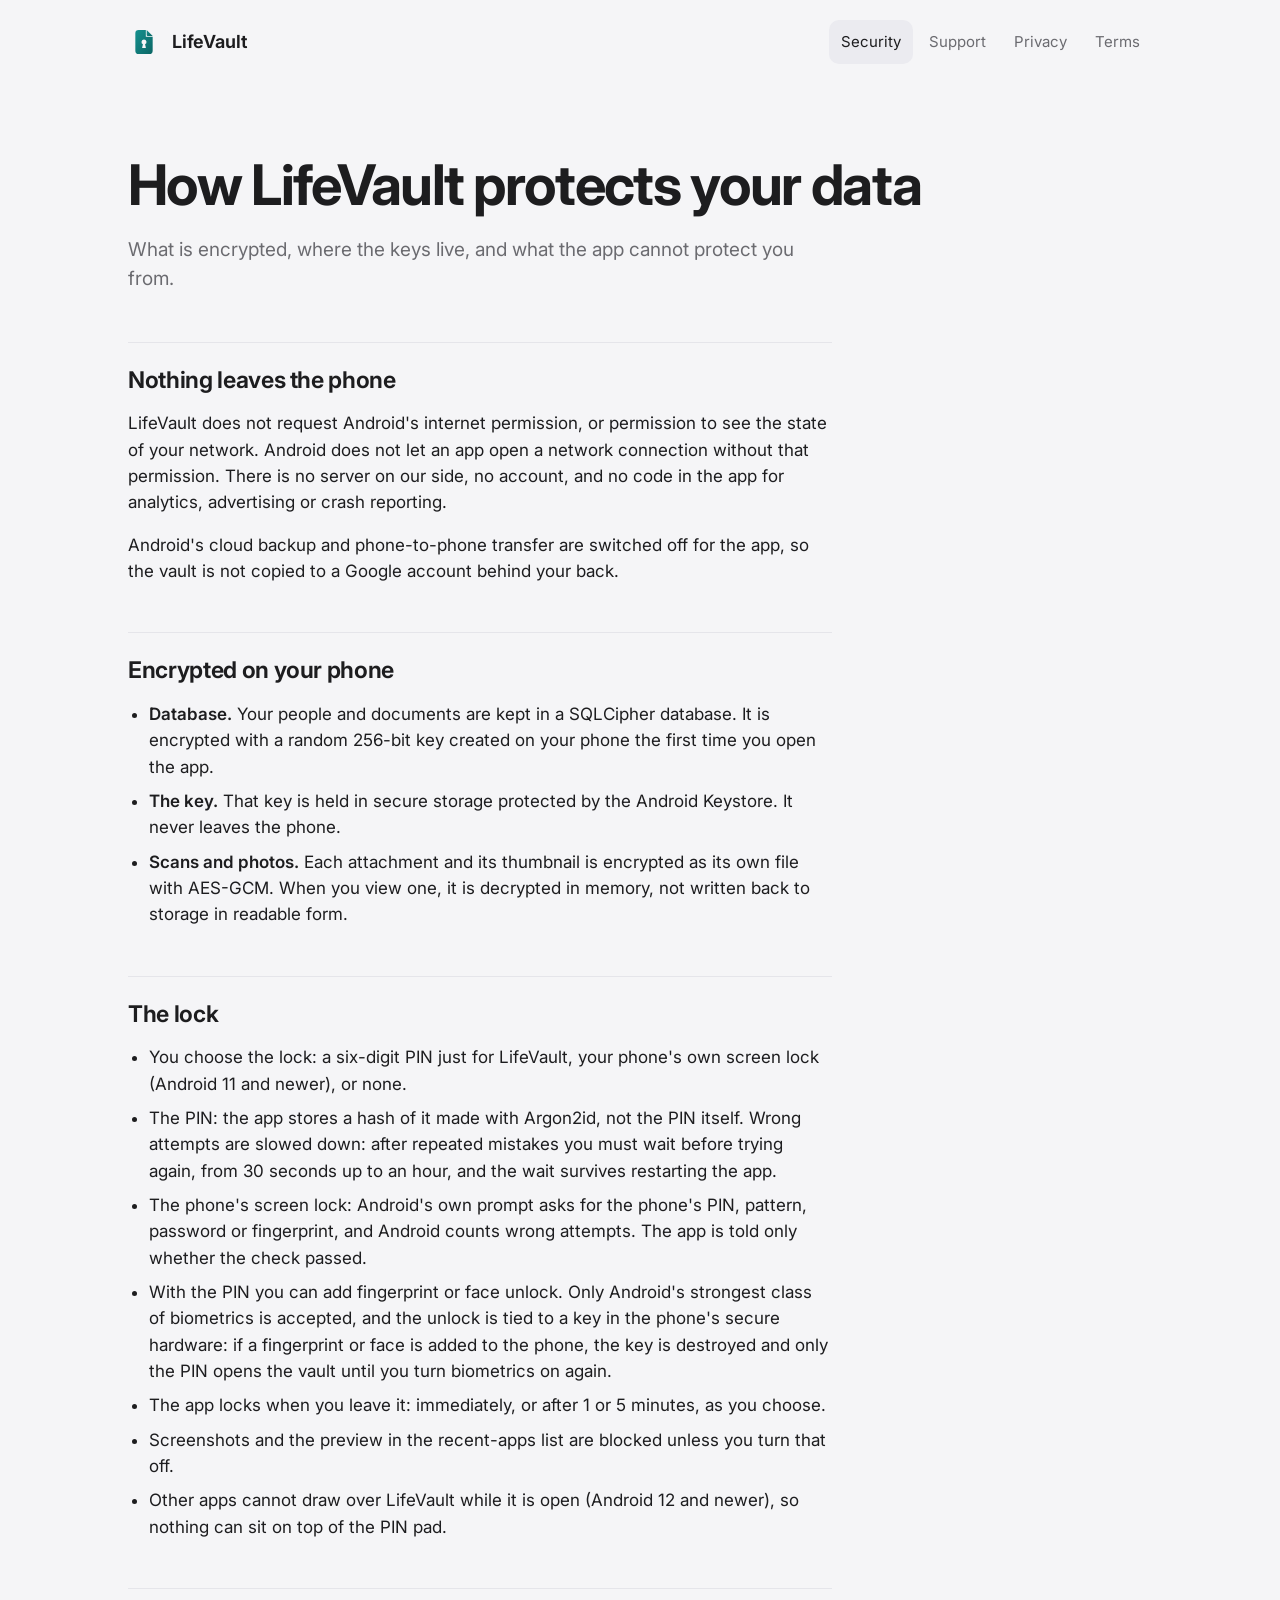
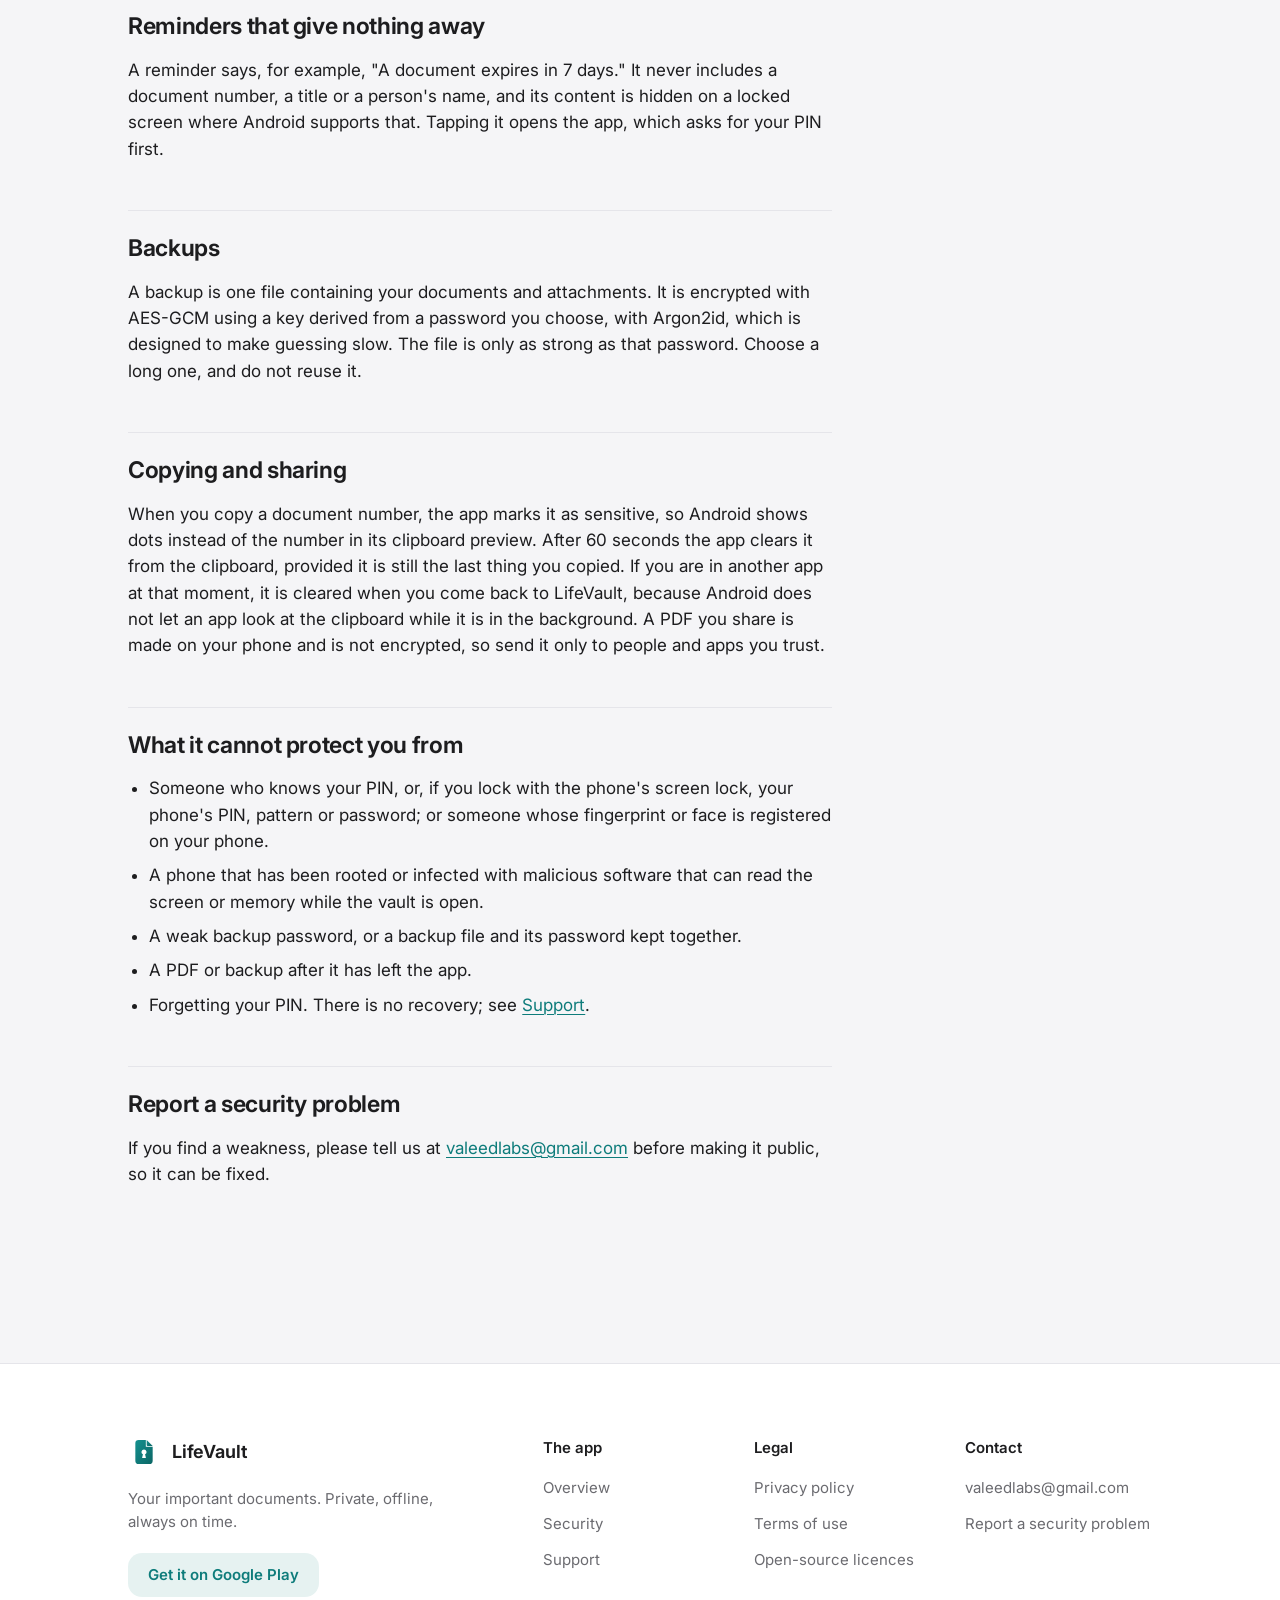
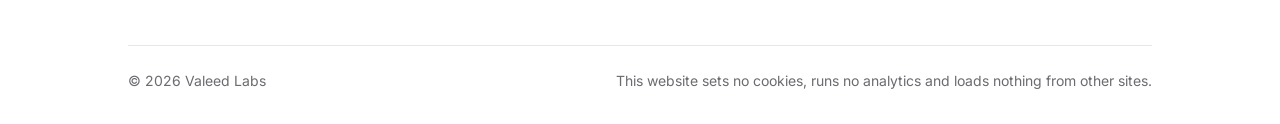
<file: security.html>
<!doctype html>
<html lang="en-GB">
<head>
<meta charset="utf-8">
<meta name="viewport" content="width=device-width, initial-scale=1">
<title>Security | LifeVault</title>
<meta name="description" content="What LifeVault encrypts, where the keys live, and what it cannot protect you from.">
<meta name="referrer" content="no-referrer">
<link rel="icon" href="assets/img/logo-mark.svg" type="image/svg+xml">
<link rel="stylesheet" href="assets/css/site.css">
</head>
<body>
<a class="skip" href="#main">Skip to content</a>

<!-- site-header:start -->
<header class="site-header">
  <div class="wrap">
    <a class="brand" href="index.html"><img src="assets/img/logo-mark.svg" alt="" width="32" height="32">LifeVault</a>
    <nav class="site-nav" aria-label="Main">
      <ul>
        <li><a href="security.html" aria-current="page">Security</a></li>
        <li><a href="support.html">Support</a></li>
        <li><a href="privacy.html">Privacy</a></li>
        <li><a href="terms.html">Terms</a></li>
      </ul>
    </nav>
  </div>
</header>
<!-- site-header:end -->

<main id="main" class="page">
<div class="wrap">
<h1>How LifeVault protects your data</h1>
<p class="standfirst">What is encrypted, where the keys live, and what the app cannot protect you from.</p>

<div class="prose">

<h2 id="offline">Nothing leaves the phone</h2>
<p>LifeVault does not request Android's internet permission, or permission to see the state of your network. Android does not let an app open a network connection without that permission. There is no server on our side, no account, and no code in the app for analytics, advertising or crash reporting.</p>
<p>Android's cloud backup and phone-to-phone transfer are switched off for the app, so the vault is not copied to a Google account behind your back.</p>

<h2 id="rest">Encrypted on your phone</h2>
<ul>
  <li><strong>Database.</strong> Your people and documents are kept in a SQLCipher database. It is encrypted with a random 256-bit key created on your phone the first time you open the app.</li>
  <li><strong>The key.</strong> That key is held in secure storage protected by the Android Keystore. It never leaves the phone.</li>
  <li><strong>Scans and photos.</strong> Each attachment and its thumbnail is encrypted as its own file with AES-GCM. When you view one, it is decrypted in memory, not written back to storage in readable form.</li>
</ul>

<h2 id="lock">The lock</h2>
<ul>
  <li>You choose the lock: a six-digit PIN just for LifeVault, your phone's own screen lock (Android 11 and newer), or none.</li>
  <li>The PIN: the app stores a hash of it made with Argon2id, not the PIN itself. Wrong attempts are slowed down: after repeated mistakes you must wait before trying again, from 30 seconds up to an hour, and the wait survives restarting the app.</li>
  <li>The phone's screen lock: Android's own prompt asks for the phone's PIN, pattern, password or fingerprint, and Android counts wrong attempts. The app is told only whether the check passed.</li>
  <li>With the PIN you can add fingerprint or face unlock. Only Android's strongest class of biometrics is accepted, and the unlock is tied to a key in the phone's secure hardware: if a fingerprint or face is added to the phone, the key is destroyed and only the PIN opens the vault until you turn biometrics on again.</li>
  <li>The app locks when you leave it: immediately, or after 1 or 5 minutes, as you choose.</li>
  <li>Screenshots and the preview in the recent-apps list are blocked unless you turn that off.</li>
  <li>Other apps cannot draw over LifeVault while it is open (Android 12 and newer), so nothing can sit on top of the PIN pad.</li>
</ul>

<h2 id="reminders">Reminders that give nothing away</h2>
<p>A reminder says, for example, "A document expires in 7 days." It never includes a document number, a title or a person's name, and its content is hidden on a locked screen where Android supports that. Tapping it opens the app, which asks for your PIN first.</p>

<h2 id="backup">Backups</h2>
<p>A backup is one file containing your documents and attachments. It is encrypted with AES-GCM using a key derived from a password you choose, with Argon2id, which is designed to make guessing slow. The file is only as strong as that password. Choose a long one, and do not reuse it.</p>

<h2 id="copy">Copying and sharing</h2>
<p>When you copy a document number, the app marks it as sensitive, so Android shows dots instead of the number in its clipboard preview. After 60 seconds the app clears it from the clipboard, provided it is still the last thing you copied. If you are in another app at that moment, it is cleared when you come back to LifeVault, because Android does not let an app look at the clipboard while it is in the background. A PDF you share is made on your phone and is not encrypted, so send it only to people and apps you trust.</p>

<h2 id="limits">What it cannot protect you from</h2>
<ul>
  <li>Someone who knows your PIN, or, if you lock with the phone's screen lock, your phone's PIN, pattern or password; or someone whose fingerprint or face is registered on your phone.</li>
  <li>A phone that has been rooted or infected with malicious software that can read the screen or memory while the vault is open.</li>
  <li>A weak backup password, or a backup file and its password kept together.</li>
  <li>A PDF or backup after it has left the app.</li>
  <li>Forgetting your PIN. There is no recovery; see <a href="support.html#forgot">Support</a>.</li>
</ul>

<h2 id="report">Report a security problem</h2>
<p>If you find a weakness, please tell us at <a href="mailto:valeedlabs@gmail.com">valeedlabs@gmail.com</a> before making it public, so it can be fixed.</p>

</div>
</div>
</main>

<!-- site-footer:start -->
<footer class="site-footer">
  <div class="wrap">
    <div class="footer-top">
      <div class="footer-brand">
        <a class="brand" href="index.html"><img src="assets/img/logo-mark.svg" alt="" width="32" height="32">LifeVault</a>
        <p>Your important documents. Private, offline, always on time.</p>
        <a class="footer-cta" href="https://play.google.com/store/apps/details?id=com.valeedlabs.lifevault">Get it on Google Play</a>
      </div>
      <nav class="footer-links" aria-label="Footer">
        <div>
          <h2>The app</h2>
          <ul>
            <li><a href="index.html">Overview</a></li>
            <li><a href="security.html">Security</a></li>
            <li><a href="support.html">Support</a></li>
          </ul>
        </div>
        <div>
          <h2>Legal</h2>
          <ul>
            <li><a href="privacy.html">Privacy policy</a></li>
            <li><a href="terms.html">Terms of use</a></li>
            <li><a href="licences.html">Open-source licences</a></li>
          </ul>
        </div>
        <div>
          <h2>Contact</h2>
          <ul>
            <li><a href="mailto:valeedlabs@gmail.com">valeedlabs@gmail.com</a></li>
            <li><a href="security.html#report">Report a security problem</a></li>
          </ul>
        </div>
      </nav>
    </div>
    <div class="footer-bottom">
      <p>&copy; 2026 Valeed Labs</p>
      <p>This website sets no cookies, runs no analytics and loads nothing from other sites.</p>
    </div>
  </div>
</footer>
<!-- site-footer:end -->
</body>
</html>
</file>
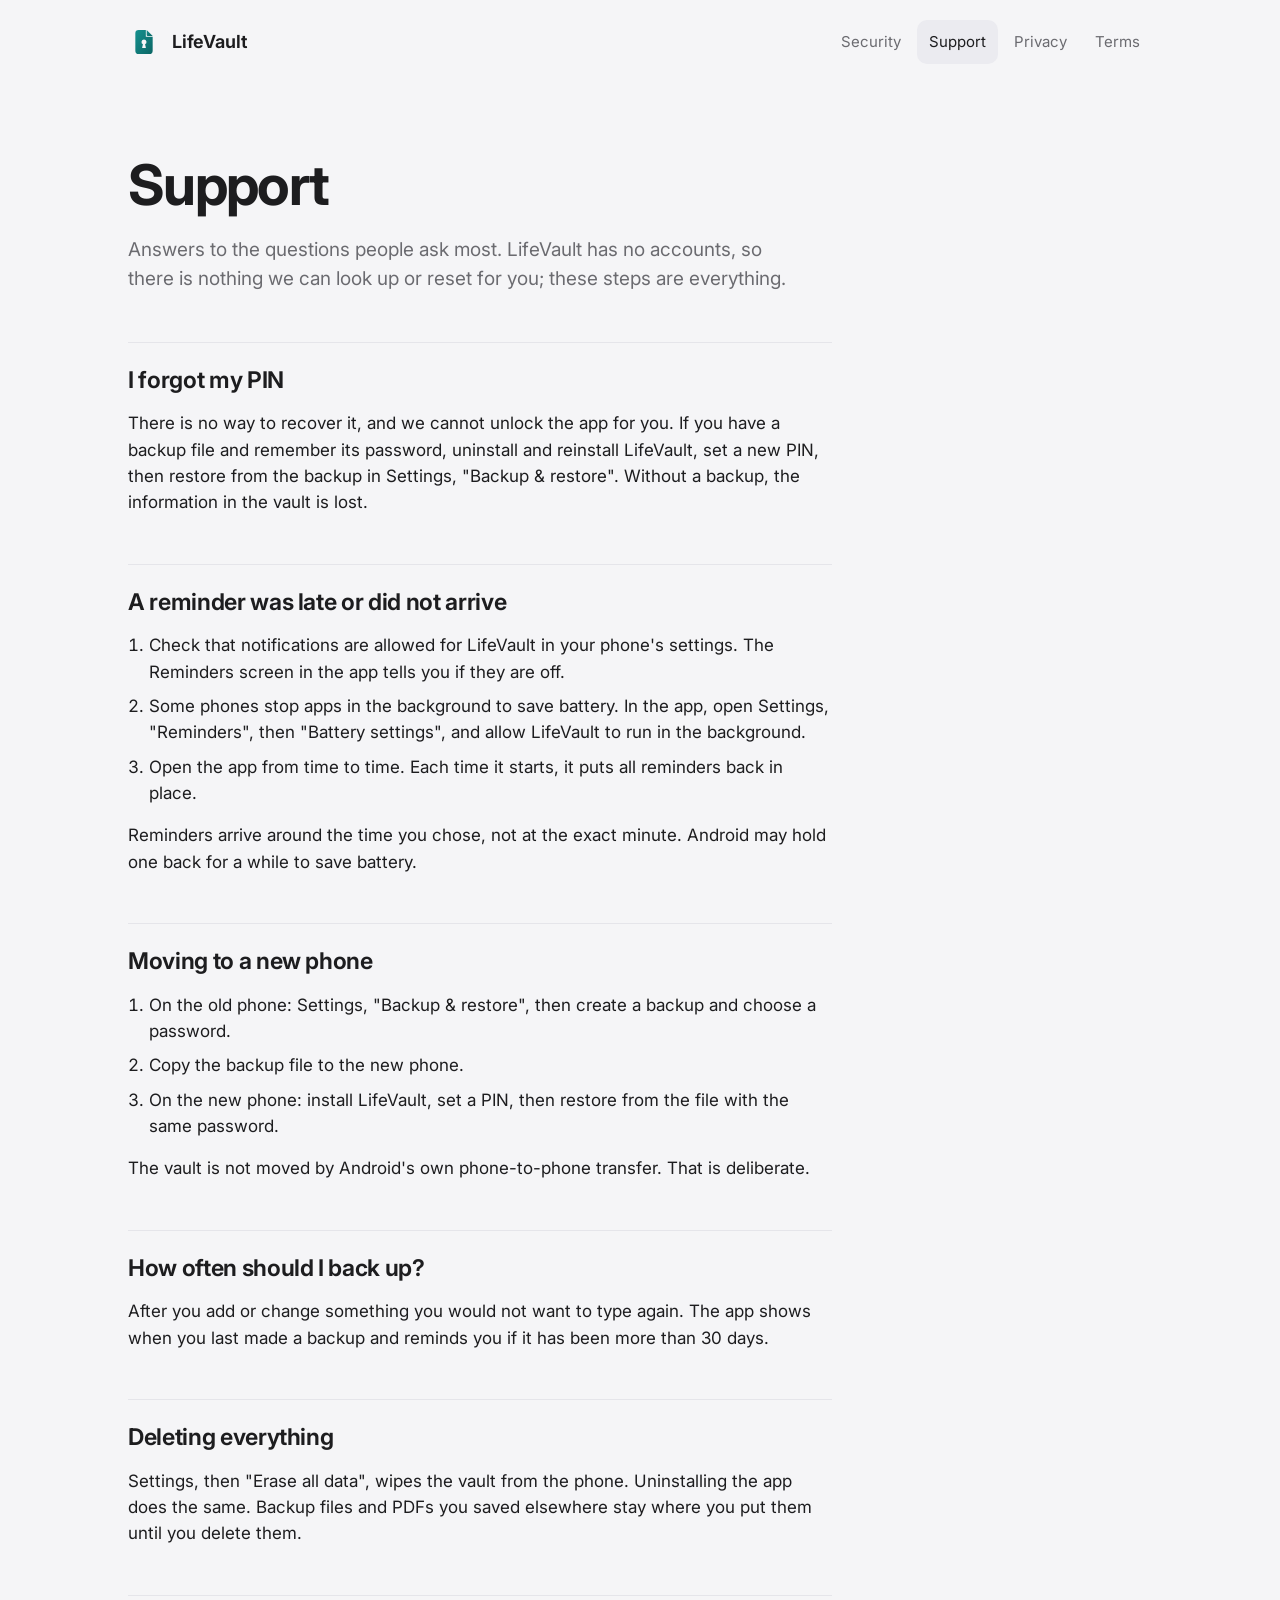
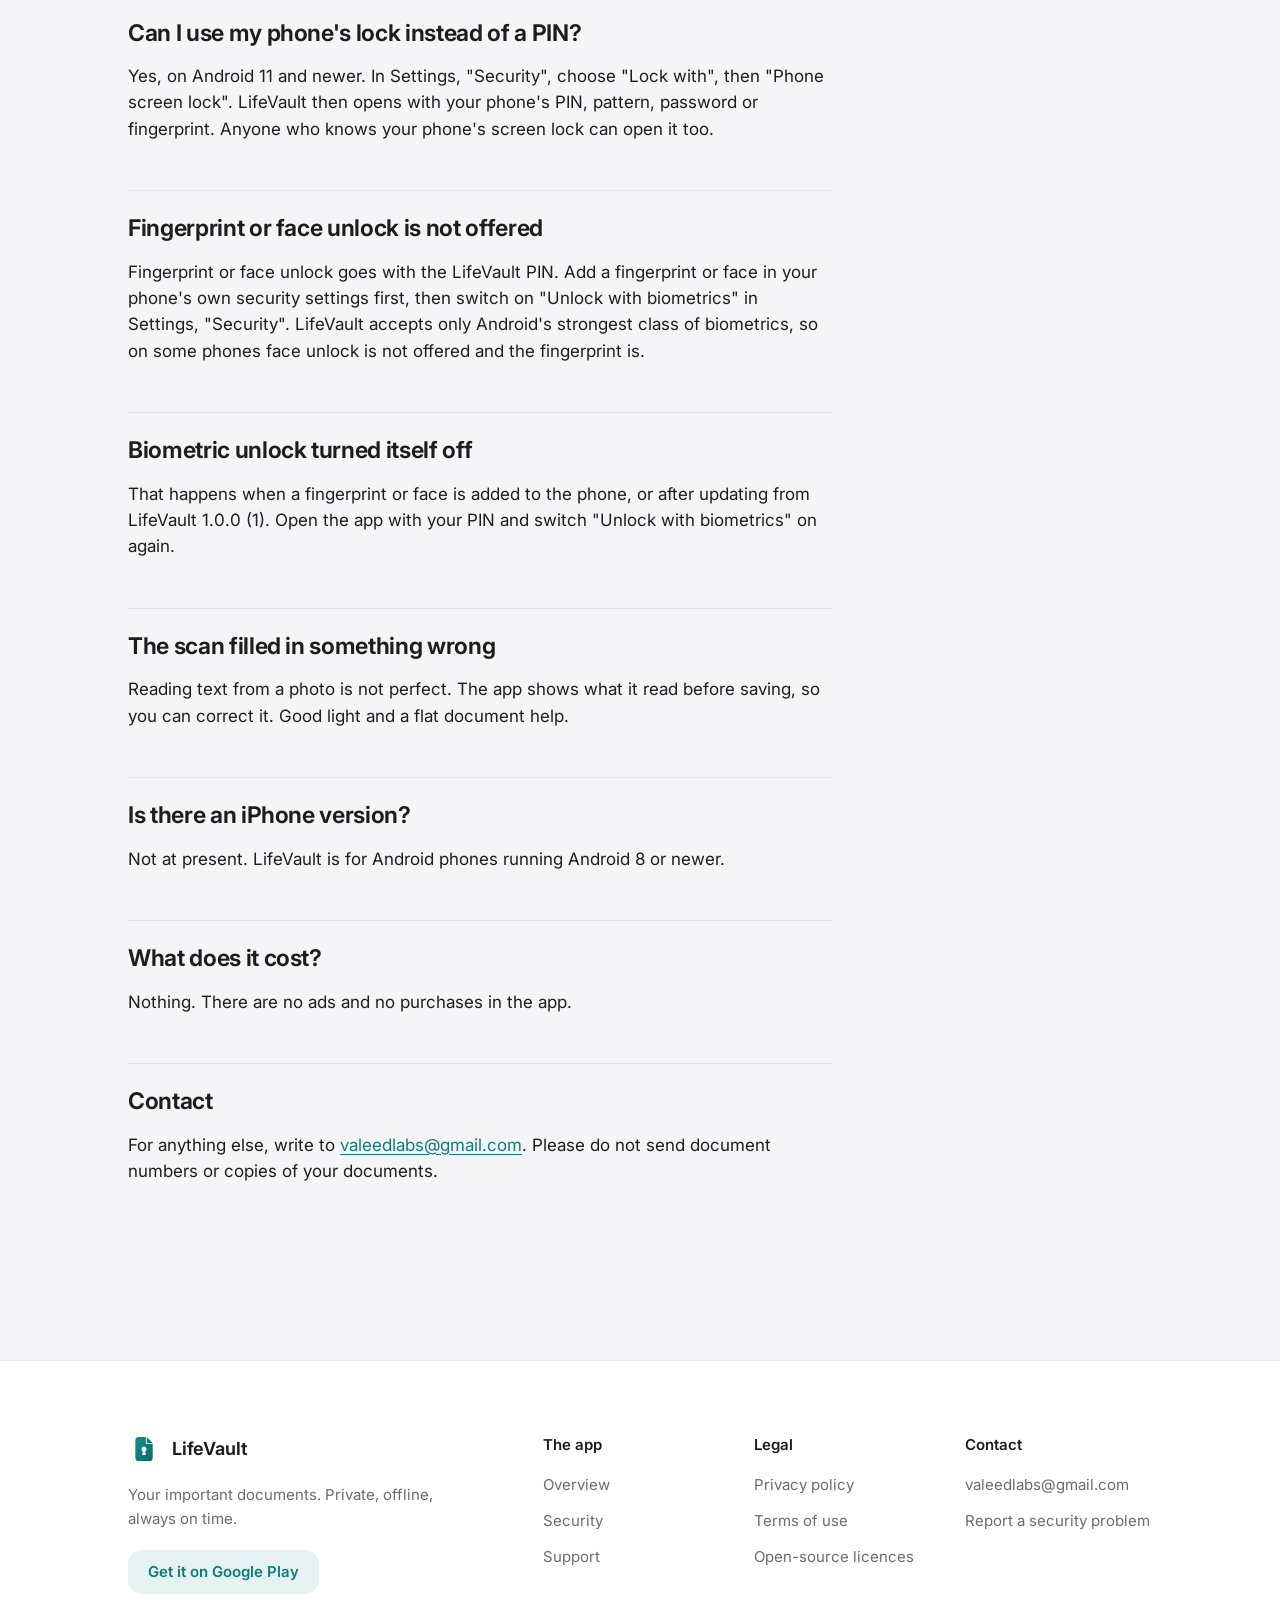
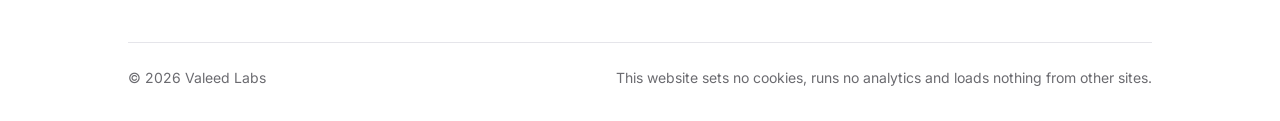
<file: support.html>
<!doctype html>
<html lang="en-GB">
<head>
<meta charset="utf-8">
<meta name="viewport" content="width=device-width, initial-scale=1">
<title>Support | LifeVault</title>
<meta name="description" content="Help with LifeVault: a forgotten PIN, late reminders, moving to a new phone and more.">
<meta name="referrer" content="no-referrer">
<link rel="icon" href="assets/img/logo-mark.svg" type="image/svg+xml">
<link rel="stylesheet" href="assets/css/site.css">
</head>
<body>
<a class="skip" href="#main">Skip to content</a>

<!-- site-header:start -->
<header class="site-header">
  <div class="wrap">
    <a class="brand" href="index.html"><img src="assets/img/logo-mark.svg" alt="" width="32" height="32">LifeVault</a>
    <nav class="site-nav" aria-label="Main">
      <ul>
        <li><a href="security.html">Security</a></li>
        <li><a href="support.html" aria-current="page">Support</a></li>
        <li><a href="privacy.html">Privacy</a></li>
        <li><a href="terms.html">Terms</a></li>
      </ul>
    </nav>
  </div>
</header>
<!-- site-header:end -->

<main id="main" class="page">
<div class="wrap">
<h1>Support</h1>
<p class="standfirst">Answers to the questions people ask most. LifeVault has no accounts, so there is nothing we can look up or reset for you; these steps are everything.</p>

<div class="prose">

<h2 id="forgot">I forgot my PIN</h2>
<p>There is no way to recover it, and we cannot unlock the app for you. If you have a backup file and remember its password, uninstall and reinstall LifeVault, set a new PIN, then restore from the backup in Settings, "Backup &amp; restore". Without a backup, the information in the vault is lost.</p>

<h2 id="reminders">A reminder was late or did not arrive</h2>
<ol>
  <li>Check that notifications are allowed for LifeVault in your phone's settings. The Reminders screen in the app tells you if they are off.</li>
  <li>Some phones stop apps in the background to save battery. In the app, open Settings, "Reminders", then "Battery settings", and allow LifeVault to run in the background.</li>
  <li>Open the app from time to time. Each time it starts, it puts all reminders back in place.</li>
</ol>
<p>Reminders arrive around the time you chose, not at the exact minute. Android may hold one back for a while to save battery.</p>

<h2 id="newphone">Moving to a new phone</h2>
<ol>
  <li>On the old phone: Settings, "Backup &amp; restore", then create a backup and choose a password.</li>
  <li>Copy the backup file to the new phone.</li>
  <li>On the new phone: install LifeVault, set a PIN, then restore from the file with the same password.</li>
</ol>
<p>The vault is not moved by Android's own phone-to-phone transfer. That is deliberate.</p>

<h2 id="backup">How often should I back up?</h2>
<p>After you add or change something you would not want to type again. The app shows when you last made a backup and reminds you if it has been more than 30 days.</p>

<h2 id="delete">Deleting everything</h2>
<p>Settings, then "Erase all data", wipes the vault from the phone. Uninstalling the app does the same. Backup files and PDFs you saved elsewhere stay where you put them until you delete them.</p>

<h2 id="screen-lock">Can I use my phone's lock instead of a PIN?</h2>
<p>Yes, on Android 11 and newer. In Settings, "Security", choose "Lock with", then "Phone screen lock". LifeVault then opens with your phone's PIN, pattern, password or fingerprint. Anyone who knows your phone's screen lock can open it too.</p>

<h2 id="biometric">Fingerprint or face unlock is not offered</h2>
<p>Fingerprint or face unlock goes with the LifeVault PIN. Add a fingerprint or face in your phone's own security settings first, then switch on "Unlock with biometrics" in Settings, "Security". LifeVault accepts only Android's strongest class of biometrics, so on some phones face unlock is not offered and the fingerprint is.</p>

<h2 id="biometric-off">Biometric unlock turned itself off</h2>
<p>That happens when a fingerprint or face is added to the phone, or after updating from LifeVault 1.0.0 (1). Open the app with your PIN and switch "Unlock with biometrics" on again.</p>

<h2 id="scan">The scan filled in something wrong</h2>
<p>Reading text from a photo is not perfect. The app shows what it read before saving, so you can correct it. Good light and a flat document help.</p>

<h2 id="iphone">Is there an iPhone version?</h2>
<p>Not at present. LifeVault is for Android phones running Android 8 or newer.</p>

<h2 id="cost">What does it cost?</h2>
<p>Nothing. There are no ads and no purchases in the app.</p>

<h2 id="contact">Contact</h2>
<p>For anything else, write to <a href="mailto:valeedlabs@gmail.com">valeedlabs@gmail.com</a>. Please do not send document numbers or copies of your documents.</p>

</div>
</div>
</main>

<!-- site-footer:start -->
<footer class="site-footer">
  <div class="wrap">
    <div class="footer-top">
      <div class="footer-brand">
        <a class="brand" href="index.html"><img src="assets/img/logo-mark.svg" alt="" width="32" height="32">LifeVault</a>
        <p>Your important documents. Private, offline, always on time.</p>
        <a class="footer-cta" href="https://play.google.com/store/apps/details?id=com.valeedlabs.lifevault">Get it on Google Play</a>
      </div>
      <nav class="footer-links" aria-label="Footer">
        <div>
          <h2>The app</h2>
          <ul>
            <li><a href="index.html">Overview</a></li>
            <li><a href="security.html">Security</a></li>
            <li><a href="support.html">Support</a></li>
          </ul>
        </div>
        <div>
          <h2>Legal</h2>
          <ul>
            <li><a href="privacy.html">Privacy policy</a></li>
            <li><a href="terms.html">Terms of use</a></li>
            <li><a href="licences.html">Open-source licences</a></li>
          </ul>
        </div>
        <div>
          <h2>Contact</h2>
          <ul>
            <li><a href="mailto:valeedlabs@gmail.com">valeedlabs@gmail.com</a></li>
            <li><a href="security.html#report">Report a security problem</a></li>
          </ul>
        </div>
      </nav>
    </div>
    <div class="footer-bottom">
      <p>&copy; 2026 Valeed Labs</p>
      <p>This website sets no cookies, runs no analytics and loads nothing from other sites.</p>
    </div>
  </div>
</footer>
<!-- site-footer:end -->
</body>
</html>
</file>
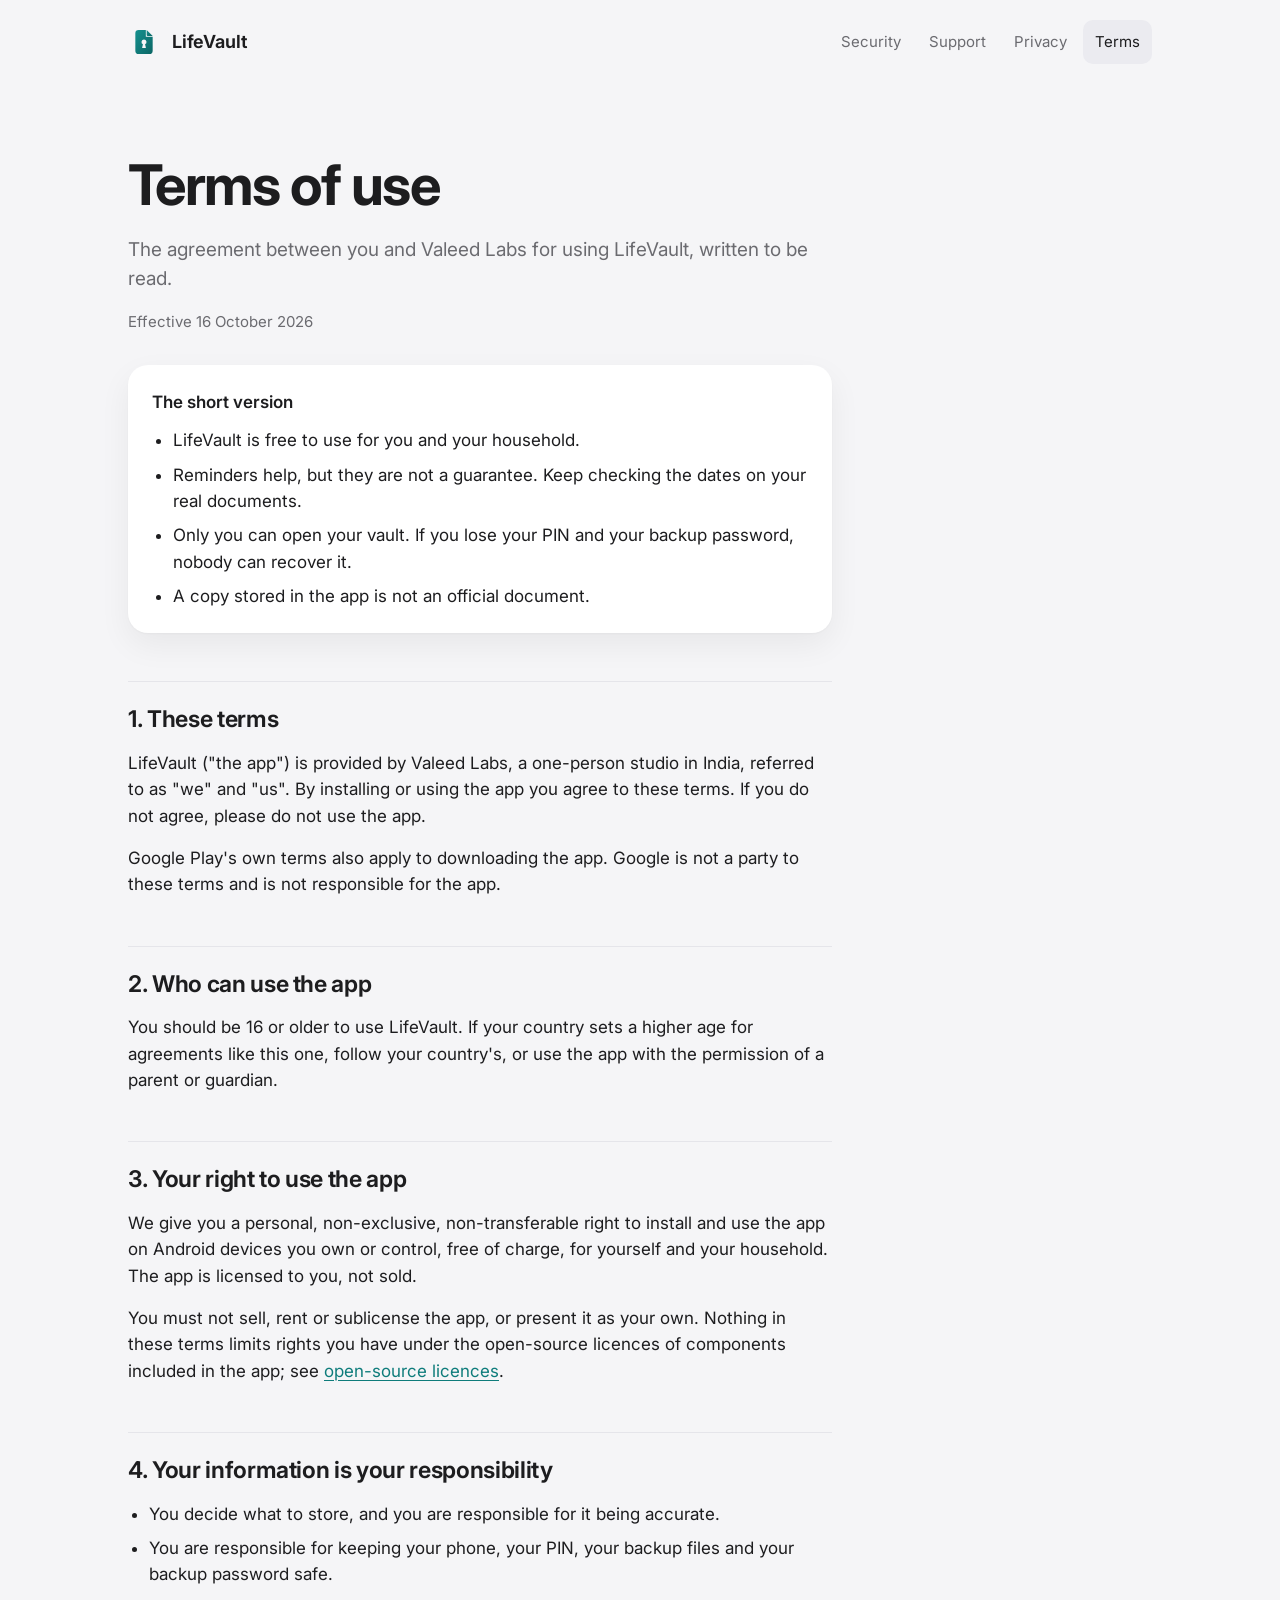
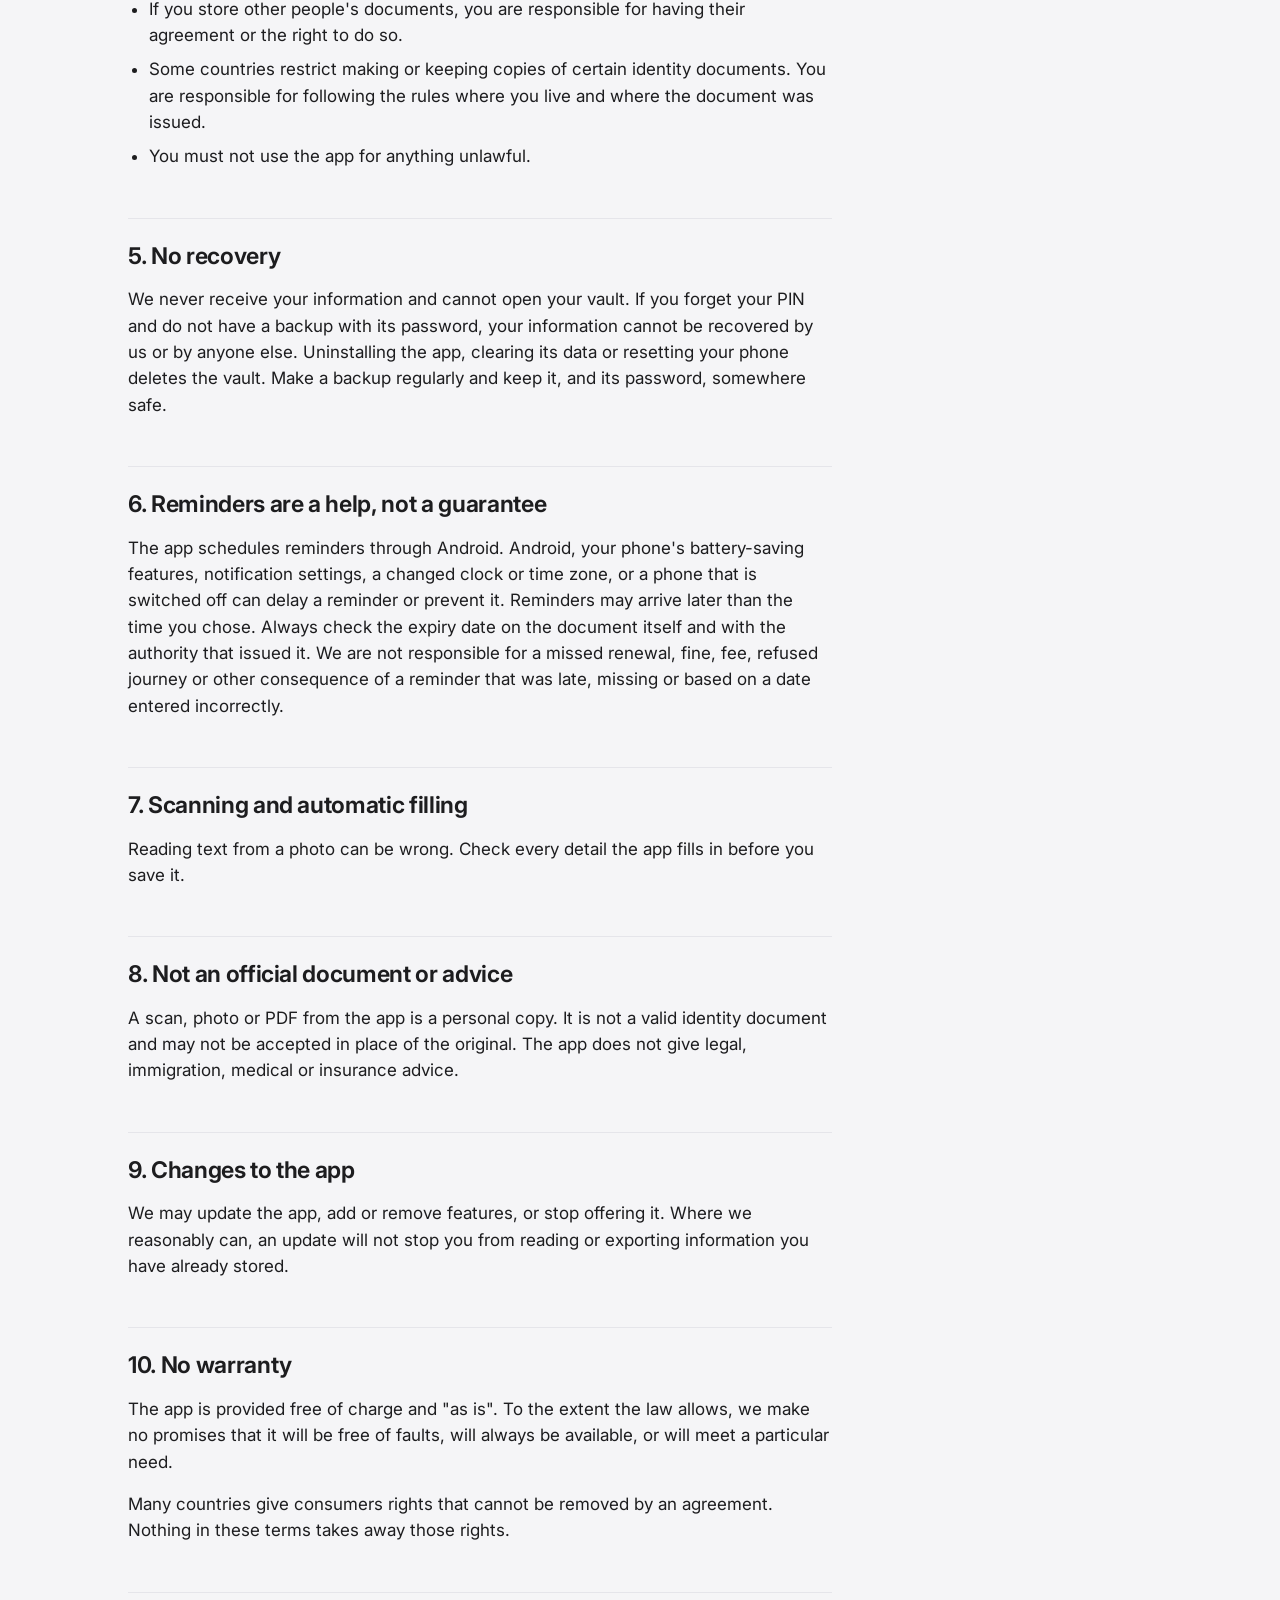
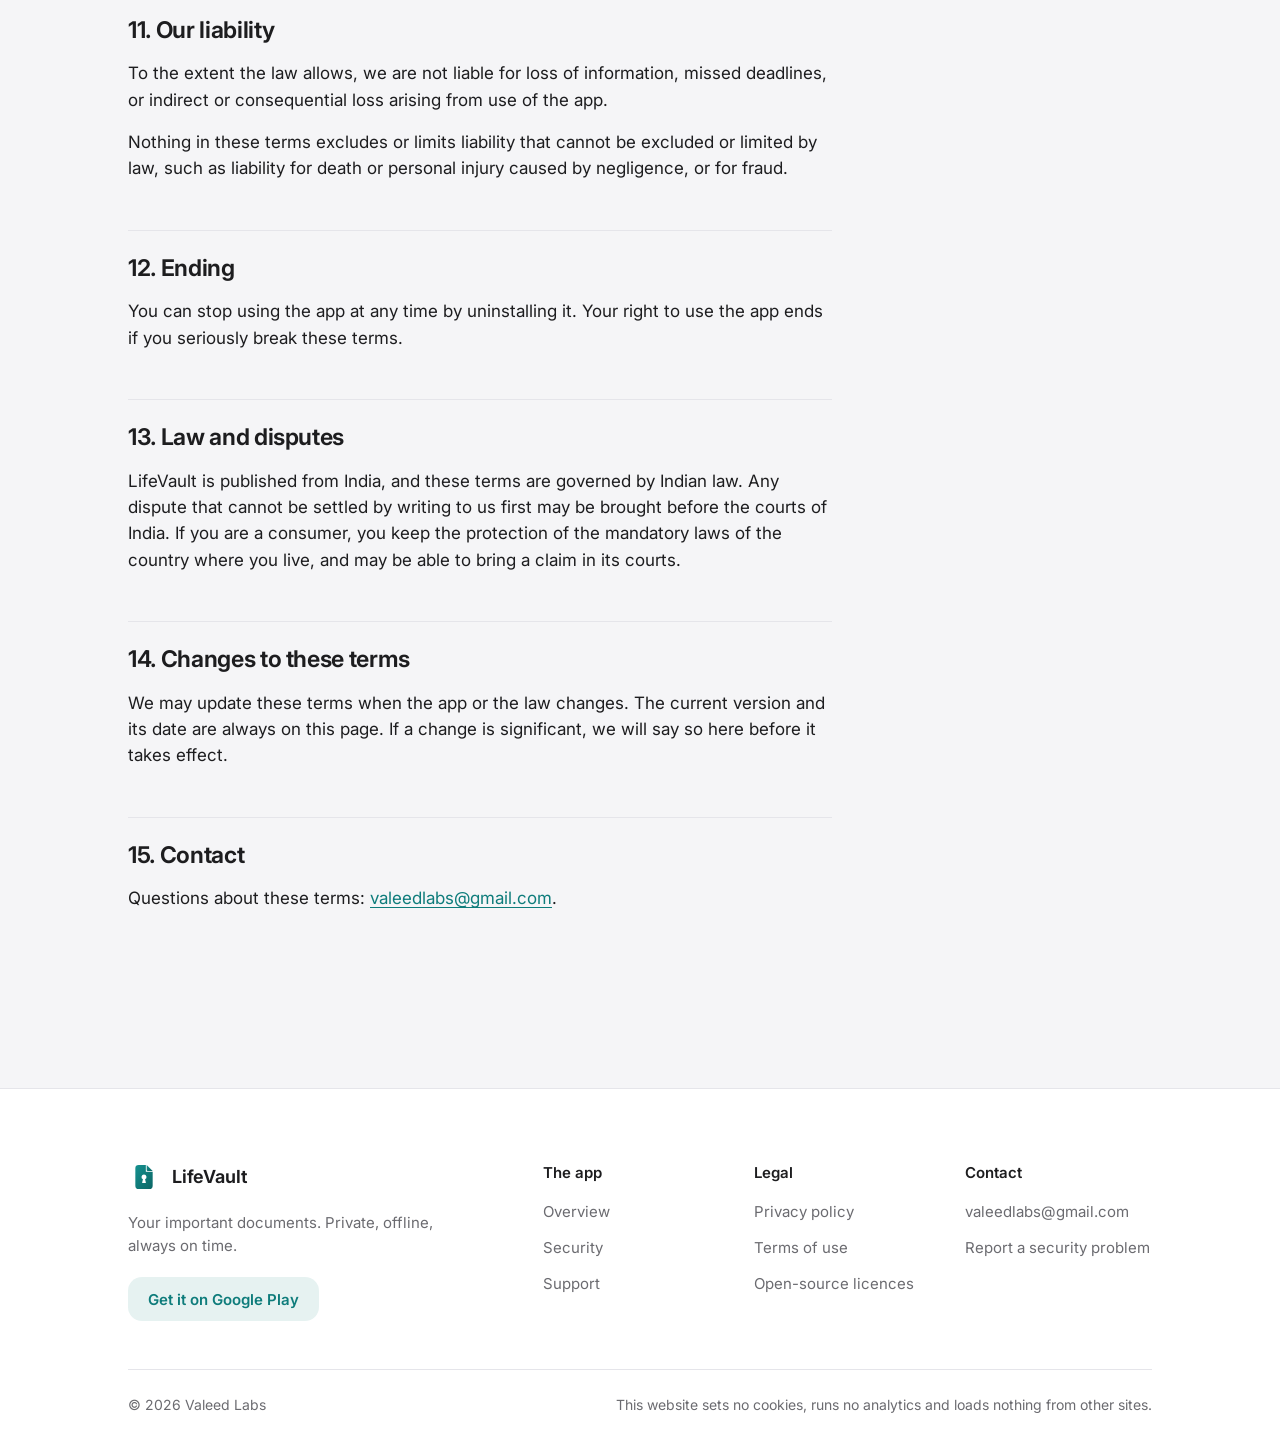
<file: terms.html>
<!doctype html>
<html lang="en-GB">
<head>
<meta charset="utf-8">
<meta name="viewport" content="width=device-width, initial-scale=1">
<title>Terms of use | LifeVault</title>
<meta name="description" content="The terms for using LifeVault, written to be read.">
<meta name="referrer" content="no-referrer">
<link rel="icon" href="assets/img/logo-mark.svg" type="image/svg+xml">
<link rel="stylesheet" href="assets/css/site.css">
</head>
<body>
<a class="skip" href="#main">Skip to content</a>

<!-- site-header:start -->
<header class="site-header">
  <div class="wrap">
    <a class="brand" href="index.html"><img src="assets/img/logo-mark.svg" alt="" width="32" height="32">LifeVault</a>
    <nav class="site-nav" aria-label="Main">
      <ul>
        <li><a href="security.html">Security</a></li>
        <li><a href="support.html">Support</a></li>
        <li><a href="privacy.html">Privacy</a></li>
        <li><a href="terms.html" aria-current="page">Terms</a></li>
      </ul>
    </nav>
  </div>
</header>
<!-- site-header:end -->

<main id="main" class="page">
<div class="wrap">
<h1>Terms of use</h1>
<p class="standfirst">The agreement between you and Valeed Labs for using LifeVault, written to be read.</p>
<p class="meta">Effective 16 October 2026</p>

<div class="summary">
  <h2>The short version</h2>
  <ul>
    <li>LifeVault is free to use for you and your household.</li>
    <li>Reminders help, but they are not a guarantee. Keep checking the dates on your real documents.</li>
    <li>Only you can open your vault. If you lose your PIN and your backup password, nobody can recover it.</li>
    <li>A copy stored in the app is not an official document.</li>
  </ul>
</div>

<div class="prose">

<h2 id="agreement">1. These terms</h2>
<p>LifeVault ("the app") is provided by Valeed Labs, a one-person studio in India, referred to as "we" and "us". By installing or using the app you agree to these terms. If you do not agree, please do not use the app.</p>
<p>Google Play's own terms also apply to downloading the app. Google is not a party to these terms and is not responsible for the app.</p>

<h2 id="who">2. Who can use the app</h2>
<p>You should be 16 or older to use LifeVault. If your country sets a higher age for agreements like this one, follow your country's, or use the app with the permission of a parent or guardian.</p>

<h2 id="licence">3. Your right to use the app</h2>
<p>We give you a personal, non-exclusive, non-transferable right to install and use the app on Android devices you own or control, free of charge, for yourself and your household. The app is licensed to you, not sold.</p>
<p>You must not sell, rent or sublicense the app, or present it as your own. Nothing in these terms limits rights you have under the open-source licences of components included in the app; see <a href="licences.html">open-source licences</a>.</p>

<h2 id="yours">4. Your information is your responsibility</h2>
<ul>
  <li>You decide what to store, and you are responsible for it being accurate.</li>
  <li>You are responsible for keeping your phone, your PIN, your backup files and your backup password safe.</li>
  <li>If you store other people's documents, you are responsible for having their agreement or the right to do so.</li>
  <li>Some countries restrict making or keeping copies of certain identity documents. You are responsible for following the rules where you live and where the document was issued.</li>
  <li>You must not use the app for anything unlawful.</li>
</ul>

<h2 id="recovery">5. No recovery</h2>
<p>We never receive your information and cannot open your vault. If you forget your PIN and do not have a backup with its password, your information cannot be recovered by us or by anyone else. Uninstalling the app, clearing its data or resetting your phone deletes the vault. Make a backup regularly and keep it, and its password, somewhere safe.</p>

<h2 id="reminders">6. Reminders are a help, not a guarantee</h2>
<p>The app schedules reminders through Android. Android, your phone's battery-saving features, notification settings, a changed clock or time zone, or a phone that is switched off can delay a reminder or prevent it. Reminders may arrive later than the time you chose. Always check the expiry date on the document itself and with the authority that issued it. We are not responsible for a missed renewal, fine, fee, refused journey or other consequence of a reminder that was late, missing or based on a date entered incorrectly.</p>

<h2 id="scan">7. Scanning and automatic filling</h2>
<p>Reading text from a photo can be wrong. Check every detail the app fills in before you save it.</p>

<h2 id="official">8. Not an official document or advice</h2>
<p>A scan, photo or PDF from the app is a personal copy. It is not a valid identity document and may not be accepted in place of the original. The app does not give legal, immigration, medical or insurance advice.</p>

<h2 id="changes-app">9. Changes to the app</h2>
<p>We may update the app, add or remove features, or stop offering it. Where we reasonably can, an update will not stop you from reading or exporting information you have already stored.</p>

<h2 id="warranty">10. No warranty</h2>
<p>The app is provided free of charge and "as is". To the extent the law allows, we make no promises that it will be free of faults, will always be available, or will meet a particular need.</p>
<p>Many countries give consumers rights that cannot be removed by an agreement. Nothing in these terms takes away those rights.</p>

<h2 id="liability">11. Our liability</h2>
<p>To the extent the law allows, we are not liable for loss of information, missed deadlines, or indirect or consequential loss arising from use of the app.</p>
<p>Nothing in these terms excludes or limits liability that cannot be excluded or limited by law, such as liability for death or personal injury caused by negligence, or for fraud.</p>

<h2 id="ending">12. Ending</h2>
<p>You can stop using the app at any time by uninstalling it. Your right to use the app ends if you seriously break these terms.</p>

<h2 id="law">13. Law and disputes</h2>
<p>LifeVault is published from India, and these terms are governed by Indian law. Any dispute that cannot be settled by writing to us first may be brought before the courts of India. If you are a consumer, you keep the protection of the mandatory laws of the country where you live, and may be able to bring a claim in its courts.</p>

<h2 id="updates">14. Changes to these terms</h2>
<p>We may update these terms when the app or the law changes. The current version and its date are always on this page. If a change is significant, we will say so here before it takes effect.</p>

<h2 id="contact">15. Contact</h2>
<p>Questions about these terms: <a href="mailto:valeedlabs@gmail.com">valeedlabs@gmail.com</a>.</p>

</div>
</div>
</main>

<!-- site-footer:start -->
<footer class="site-footer">
  <div class="wrap">
    <div class="footer-top">
      <div class="footer-brand">
        <a class="brand" href="index.html"><img src="assets/img/logo-mark.svg" alt="" width="32" height="32">LifeVault</a>
        <p>Your important documents. Private, offline, always on time.</p>
        <a class="footer-cta" href="https://play.google.com/store/apps/details?id=com.valeedlabs.lifevault">Get it on Google Play</a>
      </div>
      <nav class="footer-links" aria-label="Footer">
        <div>
          <h2>The app</h2>
          <ul>
            <li><a href="index.html">Overview</a></li>
            <li><a href="security.html">Security</a></li>
            <li><a href="support.html">Support</a></li>
          </ul>
        </div>
        <div>
          <h2>Legal</h2>
          <ul>
            <li><a href="privacy.html">Privacy policy</a></li>
            <li><a href="terms.html">Terms of use</a></li>
            <li><a href="licences.html">Open-source licences</a></li>
          </ul>
        </div>
        <div>
          <h2>Contact</h2>
          <ul>
            <li><a href="mailto:valeedlabs@gmail.com">valeedlabs@gmail.com</a></li>
            <li><a href="security.html#report">Report a security problem</a></li>
          </ul>
        </div>
      </nav>
    </div>
    <div class="footer-bottom">
      <p>&copy; 2026 Valeed Labs</p>
      <p>This website sets no cookies, runs no analytics and loads nothing from other sites.</p>
    </div>
  </div>
</footer>
<!-- site-footer:end -->
</body>
</html>
</file>
<file: assets/css/site.css>
/*
  LifeVault website. One stylesheet, no dependencies, no external requests.
  Tokens mirror the app's design system (lib/app/design/tokens); change them
  there first, then here.
*/

@font-face {
  font-family: "Inter";
  src: url("../fonts/Inter-Variable.latin.woff2") format("woff2");
  font-weight: 100 900;
  font-style: normal;
  font-display: swap;
}

:root {
  color-scheme: light dark;

  --bg: #f5f5f7;
  --surface: #ffffff;
  --text: #1d1d1f;
  --text-2: #6b6b70;
  --separator: #e5e5ea;
  --fill: #ebebf0;
  --accent: #0e7c7b;
  --accent-soft: rgb(14 124 123 / 0.1);
  --on-accent: #ffffff;
  --due: #f5a524;
  --due-text: #8a5a00;
  --due-soft: rgb(245 165 36 / 0.12);
  --safe: #30a46c;
  --safe-text: #1f7a4d;
  --safe-soft: rgb(48 164 108 / 0.12);
  --no: #b3261e;
  --shadow: 0 1px 2px rgb(0 0 0 / 0.03), 0 12px 32px rgb(0 0 0 / 0.06);

  --s4: 4px;
  --s8: 8px;
  --s12: 12px;
  --s16: 16px;
  --s20: 20px;
  --s24: 24px;
  --s32: 32px;
  --s48: 48px;
  --s72: 72px;
  --s112: clamp(72px, 11vw, 128px);

  --r-card: 20px;
  --r-section: 14px;
  --r-tile: 12px;
  --gutter: clamp(20px, 5vw, 48px);
  --measure: 64ch;
}

@media (prefers-color-scheme: dark) {
  :root {
    --bg: #000000;
    --surface: #1c1c1e;
    --text: #f5f5f7;
    --text-2: #98989f;
    --separator: #38383a;
    --fill: #2c2c2e;
    --accent: #2bb3b1;
    --accent-soft: rgb(43 179 177 / 0.16);
    --on-accent: #00201f;
    --due: #ffb224;
    --due-text: #ffb224;
    --due-soft: rgb(255 178 36 / 0.18);
    --safe: #3dd68c;
    --safe-text: #3dd68c;
    --safe-soft: rgb(61 214 140 / 0.18);
    --no: #ff6369;
    --shadow: none;
  }
}

*,
*::before,
*::after {
  box-sizing: border-box;
}

html {
  -webkit-text-size-adjust: 100%;
  text-size-adjust: 100%;
  scroll-behavior: smooth;
}

body {
  margin: 0;
  min-height: 100vh;
  display: flex;
  flex-direction: column;
  background: var(--bg);
  color: var(--text);
  font-family: "Inter", system-ui, -apple-system, "Segoe UI", Roboto, sans-serif;
  font-size: 1.0625rem;
  line-height: 1.55;
  font-optical-sizing: auto;
  -webkit-font-smoothing: antialiased;
  text-rendering: optimizeLegibility;
}

h1,
h2,
h3,
p,
ul,
ol,
dl,
dd,
figure {
  margin: 0;
}

ul,
ol {
  padding: 0;
}

a {
  color: var(--accent);
  text-decoration-thickness: 1px;
  text-underline-offset: 0.18em;
}

a:hover {
  text-decoration-thickness: 2px;
}

:focus-visible {
  outline: 2px solid var(--accent);
  outline-offset: 3px;
  border-radius: 6px;
}

.wrap {
  max-width: 1120px;
  margin-inline: auto;
  padding-inline: var(--gutter);
}

.skip {
  position: absolute;
  inset-inline-start: var(--s16);
  top: -100px;
  background: var(--surface);
  color: var(--text);
  padding: var(--s12) var(--s16);
  border-radius: var(--r-tile);
  z-index: 10;
}

.skip:focus {
  top: var(--s16);
}

/* ---------- Header ---------- */

.site-header {
  padding-block: var(--s20);
}

.site-header .wrap {
  display: flex;
  align-items: center;
  justify-content: space-between;
  gap: var(--s16);
  flex-wrap: wrap;
}

.brand {
  display: inline-flex;
  align-items: center;
  gap: var(--s12);
  color: var(--text);
  text-decoration: none;
  font-weight: 650;
  font-size: 1.125rem;
  letter-spacing: -0.01em;
  min-height: 44px;
}

.brand img {
  width: 32px;
  height: 32px;
}

.site-nav ul {
  display: flex;
  gap: var(--s4);
  list-style: none;
  flex-wrap: wrap;
}

.site-nav a {
  display: inline-flex;
  align-items: center;
  min-height: 44px;
  padding-inline: var(--s12);
  color: var(--text-2);
  text-decoration: none;
  font-size: 0.9375rem;
  border-radius: 10px;
}

.site-nav a:hover,
.site-nav a[aria-current="page"] {
  color: var(--text);
}

.site-nav a[aria-current="page"] {
  background: var(--fill);
}

/* ---------- Hero ---------- */

.hero {
  padding-block: clamp(40px, 7vw, 96px) var(--s112);
}

.hero .wrap {
  display: grid;
  gap: var(--s48);
  align-items: center;
}

@media (min-width: 900px) {
  .hero .wrap {
    grid-template-columns: minmax(0, 1.15fr) minmax(0, 0.85fr);
    gap: var(--s72);
  }
}

.hero h1 {
  font-size: clamp(2.5rem, 6.2vw, 4.75rem);
  line-height: 1.02;
  letter-spacing: -0.035em;
  font-weight: 700;
  text-wrap: balance;
}

.hero .lede {
  margin-top: var(--s24);
  max-width: 34em;
  font-size: clamp(1.125rem, 1.6vw, 1.3125rem);
  line-height: 1.45;
  color: var(--text-2);
}

.cta-row {
  margin-top: var(--s32);
  display: flex;
  align-items: center;
  gap: var(--s20);
  flex-wrap: wrap;
}

.button {
  display: inline-flex;
  align-items: center;
  justify-content: center;
  min-height: 52px;
  padding-inline: var(--s24);
  background: var(--accent);
  color: var(--on-accent);
  border-radius: var(--r-section);
  font-weight: 600;
  text-decoration: none;
  transition: transform 150ms cubic-bezier(0.33, 1, 0.68, 1);
}

.button:hover {
  text-decoration: none;
}

.button:active {
  transform: scale(0.97);
}

.cta-note {
  color: var(--text-2);
  font-size: 0.9375rem;
}

/* ---------- Sample vault (hero) ---------- */

.vault {
  display: grid;
  gap: var(--s12);
}

.vault figcaption {
  margin-top: var(--s4);
  padding-inline: var(--s8);
  color: var(--text-2);
  font-size: 0.8125rem;
}

.doc {
  display: grid;
  grid-template-columns: auto minmax(0, 1fr) auto;
  align-items: center;
  gap: var(--s16);
  padding: var(--s16) var(--s20);
  background: var(--surface);
  border-radius: var(--r-card);
  box-shadow: var(--shadow);
}

@media (min-width: 900px) {
  .doc:nth-of-type(2) {
    margin-inline-start: var(--s32);
  }

  .doc:nth-of-type(3) {
    margin-inline-start: calc(var(--s32) * 2);
  }
}

.doc-tile {
  width: 52px;
  height: 52px;
  display: grid;
  place-items: center;
  border-radius: var(--r-tile);
  background: var(--accent-soft);
  color: var(--accent);
}

.doc-tile svg {
  width: 26px;
  height: 26px;
}

.doc-title {
  font-weight: 600;
  letter-spacing: -0.01em;
}

.doc-person {
  color: var(--text-2);
  font-size: 0.9375rem;
}

.pill {
  display: inline-block;
  margin-top: var(--s8);
  padding: 2px 10px;
  border-radius: 999px;
  font-size: 0.8125rem;
  font-weight: 600;
  font-variant-numeric: tabular-nums;
}

.is-due .pill {
  background: var(--due-soft);
  color: var(--due-text);
}

.is-upcoming .pill {
  background: var(--accent-soft);
  color: var(--accent);
}

.is-safe .pill {
  background: var(--safe-soft);
  color: var(--safe-text);
}

.ring {
  width: 52px;
  height: 52px;
  transform: rotate(-90deg);
}

.ring circle {
  fill: none;
  stroke-width: 4;
}

.ring .track {
  stroke: var(--fill);
}

.ring .arc {
  stroke-linecap: round;
  stroke-dasharray: 125.66;
  stroke-dashoffset: calc(125.66 * (1 - var(--p)));
  animation: ring-in 900ms cubic-bezier(0.33, 1, 0.68, 1) 150ms backwards;
}

.is-due .arc {
  stroke: var(--due);
}

.is-upcoming .arc {
  stroke: var(--accent);
}

.is-safe .arc {
  stroke: var(--safe);
}

@keyframes ring-in {
  from {
    stroke-dashoffset: 125.66;
  }
}

/* ---------- Sections ---------- */

.section {
  padding-block: var(--s112);
  border-top: 1px solid var(--separator);
}

.section h2 {
  font-size: clamp(1.75rem, 3.4vw, 2.75rem);
  line-height: 1.08;
  letter-spacing: -0.025em;
  font-weight: 700;
  max-width: 18em;
  text-wrap: balance;
}

.section .intro {
  margin-top: var(--s20);
  max-width: 38em;
  color: var(--text-2);
  font-size: 1.125rem;
}

/* Permission ledger */

.ledger {
  margin-top: var(--s48);
  display: grid;
  gap: var(--s48);
}

@media (min-width: 800px) {
  .ledger {
    grid-template-columns: 1fr 1fr;
    gap: var(--s72);
  }
}

.ledger h3 {
  font-size: 1.0625rem;
  font-weight: 600;
  padding-bottom: var(--s12);
  border-bottom: 1px solid var(--separator);
}

.ledger ul {
  list-style: none;
}

.ledger li {
  display: grid;
  grid-template-columns: 28px minmax(0, 1fr);
  gap: var(--s12);
  padding-block: var(--s16);
  border-bottom: 1px solid var(--separator);
}

.ledger li svg {
  width: 22px;
  height: 22px;
  margin-top: 2px;
}

.ledger .can svg {
  color: var(--accent);
}

.ledger .cannot svg {
  color: var(--no);
}

.ledger strong {
  display: block;
  font-weight: 600;
}

.ledger span {
  color: var(--text-2);
  font-size: 0.9375rem;
}

.ledger-note {
  margin-top: var(--s32);
  max-width: 44em;
  color: var(--text-2);
  font-size: 0.9375rem;
}

/* What it does: plain rows, not cards */

.rows {
  margin-top: var(--s48);
}

.rows > div {
  display: grid;
  gap: var(--s4) var(--s48);
  padding-block: var(--s24);
  border-top: 1px solid var(--separator);
}

@media (min-width: 800px) {
  .rows > div {
    grid-template-columns: minmax(0, 0.42fr) minmax(0, 1fr);
  }
}

.rows dt {
  font-weight: 600;
  font-size: 1.1875rem;
  letter-spacing: -0.01em;
}

.rows dd {
  color: var(--text-2);
  max-width: 40em;
}

/* The hard limit, stated plainly */

.limit {
  background: var(--surface);
  border-radius: var(--r-card);
  padding: clamp(28px, 5vw, 64px);
  box-shadow: var(--shadow);
}

.limit h2 {
  max-width: 14em;
}

.limit p {
  margin-top: var(--s20);
  max-width: 36em;
  font-size: 1.1875rem;
  color: var(--text-2);
}

.closing {
  text-align: start;
}

.closing .cta-row {
  margin-top: var(--s32);
}

/* ---------- Document pages (legal, security, support) ---------- */

.page {
  padding-block: clamp(32px, 6vw, 72px) var(--s112);
}

.page h1 {
  font-size: clamp(2.25rem, 5vw, 3.5rem);
  line-height: 1.05;
  letter-spacing: -0.03em;
  font-weight: 700;
  max-width: 16em;
  text-wrap: balance;
}

.page .standfirst {
  margin-top: var(--s20);
  max-width: 36em;
  font-size: 1.1875rem;
  color: var(--text-2);
}

.page .meta {
  margin-top: var(--s16);
  color: var(--text-2);
  font-size: 0.9375rem;
}

.prose {
  margin-top: var(--s48);
  max-width: var(--measure);
}

.prose h2 {
  margin-top: var(--s48);
  padding-top: var(--s24);
  border-top: 1px solid var(--separator);
  font-size: 1.4375rem;
  line-height: 1.2;
  letter-spacing: -0.015em;
  font-weight: 650;
  scroll-margin-top: var(--s24);
}

.prose h3 {
  margin-top: var(--s32);
  font-size: 1.0625rem;
  font-weight: 600;
}

.prose p,
.prose ul,
.prose ol {
  margin-top: var(--s16);
}

.prose ul,
.prose ol {
  padding-inline-start: 1.25em;
}

.prose li + li {
  margin-top: var(--s8);
}

.prose strong {
  font-weight: 600;
}

.summary {
  margin-top: var(--s32);
  padding: var(--s24);
  background: var(--surface);
  border-radius: var(--r-card);
  box-shadow: var(--shadow);
  max-width: var(--measure);
}

.summary h2 {
  margin: 0;
  padding: 0;
  border: 0;
  font-size: 1.0625rem;
  font-weight: 600;
}

.summary ul {
  margin-top: var(--s12);
  padding-inline-start: 1.25em;
}

.summary li + li {
  margin-top: var(--s8);
}

.table-scroll {
  margin-top: var(--s16);
  overflow-x: auto;
}

table {
  width: 100%;
  border-collapse: collapse;
  font-size: 0.9375rem;
}

th,
td {
  text-align: start;
  vertical-align: top;
  padding: var(--s12) var(--s16) var(--s12) 0;
  border-bottom: 1px solid var(--separator);
}

th {
  font-weight: 600;
}

/*
  Unfinished facts. The owner must replace every one of these before the site
  is published; website/tool/check.py fails while any remain.
*/
.client {
  background: #ffe9a8;
  color: #4a3200;
  padding: 1px 6px;
  border-radius: 6px;
  font-weight: 600;
  font-size: 0.9em;
}

.draft-banner {
  background: #ffe9a8;
  color: #4a3200;
  padding: var(--s12) 0;
  font-size: 0.9375rem;
  font-weight: 600;
}

/* ---------- Footer ---------- */

/* The footer sits at the bottom of the window on short pages. */
main {
  flex: 1 0 auto;
}

.site-footer {
  margin-top: var(--s48);
  background: var(--surface);
  border-top: 1px solid var(--separator);
  color: var(--text-2);
  font-size: 0.9375rem;
}

.footer-top {
  display: grid;
  gap: var(--s48);
  padding-block: var(--s72) var(--s48);
}

@media (min-width: 860px) {
  .footer-top {
    grid-template-columns: minmax(0, 0.9fr) minmax(0, 1.6fr);
    gap: var(--s72);
  }
}

.footer-brand p {
  margin-top: var(--s12);
  max-width: 22em;
}

.footer-brand .brand {
  min-height: 0;
}

.footer-cta {
  display: inline-flex;
  align-items: center;
  min-height: 44px;
  margin-top: var(--s20);
  padding-inline: var(--s20);
  border-radius: var(--r-section);
  background: var(--accent-soft);
  color: var(--accent);
  font-weight: 600;
  text-decoration: none;
}

.footer-cta:hover {
  text-decoration: underline;
}

.footer-links {
  display: grid;
  grid-template-columns: repeat(auto-fit, minmax(150px, 1fr));
  gap: var(--s32) var(--s24);
}

.footer-links h2 {
  margin: 0 0 var(--s12);
  font-size: 0.9375rem;
  font-weight: 600;
  color: var(--text);
}

.footer-links ul {
  list-style: none;
  display: grid;
  gap: var(--s4);
}

.footer-links a {
  display: inline-flex;
  align-items: center;
  min-height: 32px;
  color: var(--text-2);
  text-decoration: none;
}

.footer-links a:hover {
  color: var(--text);
  text-decoration: underline;
}

.footer-links li > .client {
  display: inline-block;
  margin-block: 6px;
}

@media (pointer: coarse) {
  .footer-links a {
    min-height: 44px;
  }
}

.footer-bottom {
  display: flex;
  flex-wrap: wrap;
  justify-content: space-between;
  gap: var(--s8) var(--s24);
  padding-block: var(--s24) var(--s32);
  border-top: 1px solid var(--separator);
  font-size: 0.875rem;
}

@media (prefers-reduced-motion: reduce) {
  html {
    scroll-behavior: auto;
  }

  .ring .arc {
    animation: none;
  }

  .button {
    transition: none;
  }
}

@media print {
  .site-header nav,
  .site-footer,
  .draft-banner {
    display: none;
  }

  body {
    background: #fff;
    color: #000;
  }
}
</file>
